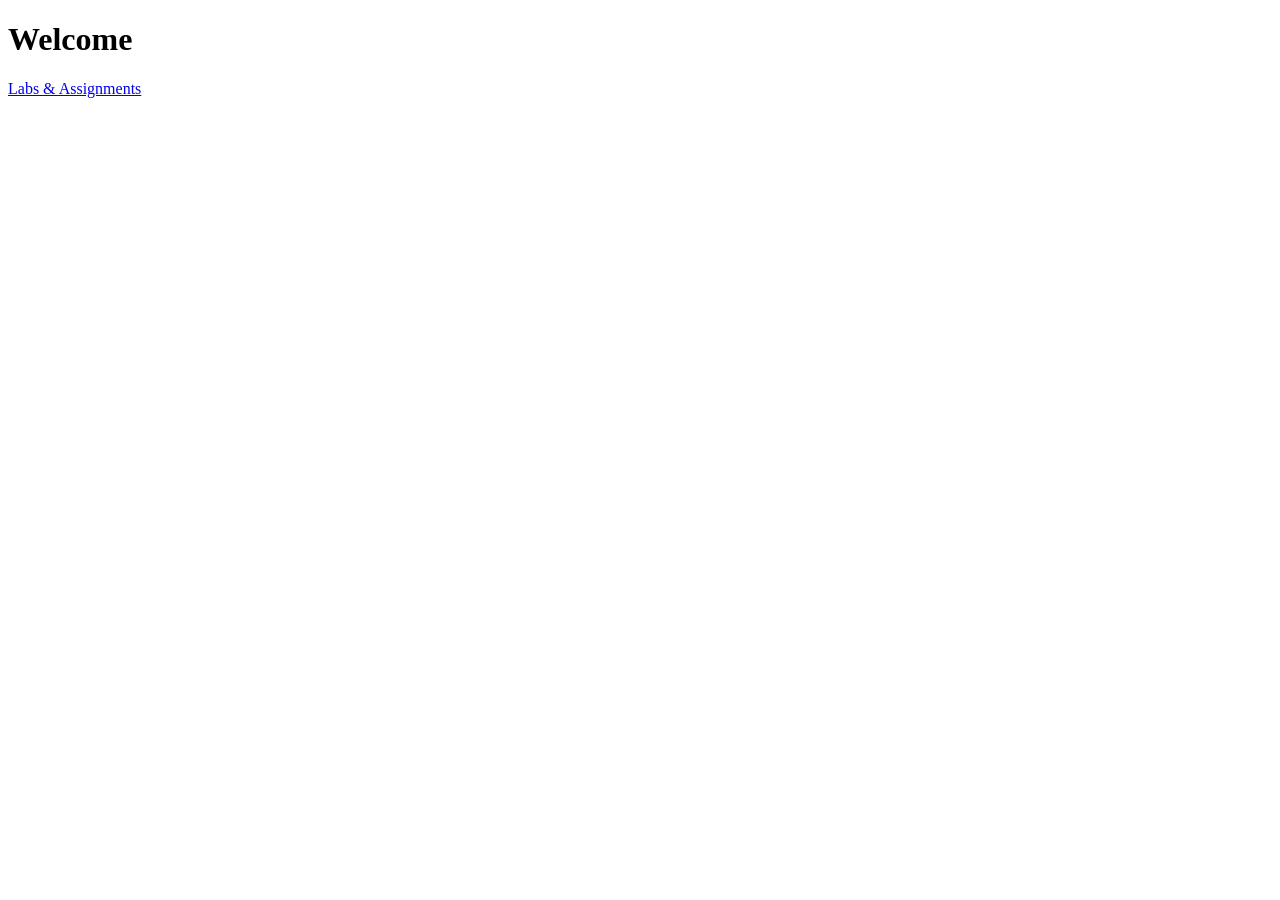
<file: index.html>
<!DOCTYPE html>
<html lang="en">
<head>
    <meta charset="UTF-8">
    <meta name="viewport" content="width=device-width, initial-scale=1.0">
    <title>Document</title>
</head>
<body>
    <h1>Welcome</h1>
    <a href="Labs/Labs.html">Labs & Assignments</a>
</body>
</html>
</file>
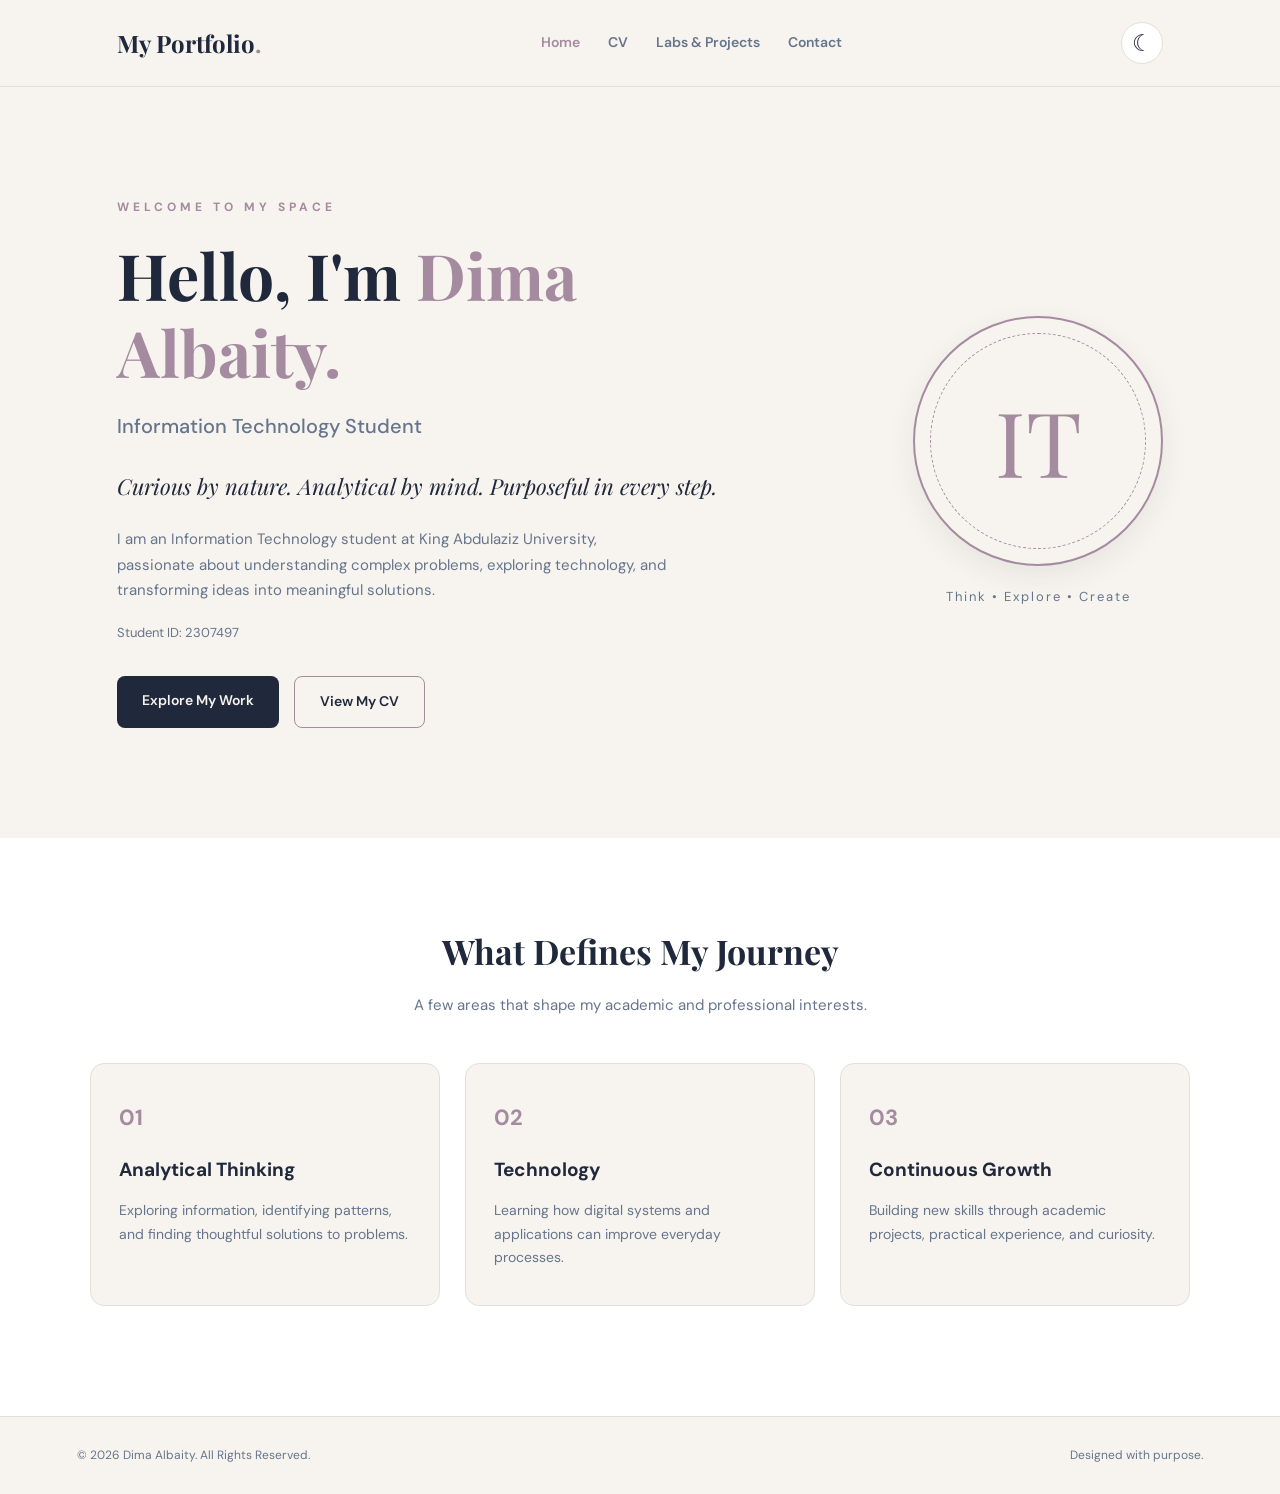
<file: Labs/Assignments/index.html>
<!DOCTYPE html>
<html lang="en">
<head>
    <meta charset="UTF-8">
    <meta name="viewport" content="width=device-width, initial-scale=1.0">
    <title>My Portfolio | Home</title>
    <link rel="stylesheet" href="style.css">
</head>

<body>
    <header>
        <nav class="navbar">
            <a href="index.html" class="logo">My Portfolio<span>.</span></a>

            <div class="nav-links">
                <a href="index.html" class="active">Home</a>
                <a href="cv.html">CV</a>
                <a href="labs.html">Labs & Projects</a>
                <a href="contact.html">Contact</a>
            </div>

            <button id="theme-toggle" type="button" aria-label="Toggle dark mode">
                ☾
            </button>
        </nav>
    </header>

    <main>
        <section class="hero">
            <div class="hero-content">
                <p class="greeting">WELCOME TO MY SPACE</p>

                <h1>Hello, I'm <span>Dima Albaity.</span></h1>

                <h2>Information Technology Student</h2>

                <p class="description">
                    Curious by nature. Analytical by mind.
                    Purposeful in every step.
                </p>

                <p class="about">
                    I am an Information Technology student at
                    King Abdulaziz University, passionate about
                    understanding complex problems, exploring
                    technology, and transforming ideas into
                    meaningful solutions.
                </p>

                <p class="student-id">
                    Student ID: 2307497
                </p>

                <div class="hero-buttons">
                    <a href="labs.html" class="btn primary-btn">
                        Explore My Work
                    </a>

                    <a href="cv.html" class="btn secondary-btn">
                        View My CV
                    </a>
                </div>
            </div>

            <div class="hero-decoration">
                <div class="circle">
                    <span>IT</span>
                </div>
                <p>Think • Explore • Create</p>
            </div>
        </section>

        <section class="highlights">
            <h2>What Defines My Journey</h2>
            <p class="section-subtitle">
                A few areas that shape my academic and professional interests.
            </p>

            <div class="cards">
                <article class="card">
                    <div class="card-icon">01</div>
                    <h3>Analytical Thinking</h3>
                    <p>
                        Exploring information, identifying patterns,
                        and finding thoughtful solutions to problems.
                    </p>
                </article>

                <article class="card">
                    <div class="card-icon">02</div>
                    <h3>Technology</h3>
                    <p>
                        Learning how digital systems and applications
                        can improve everyday processes.
                    </p>
                </article>

                <article class="card">
                    <div class="card-icon">03</div>
                    <h3>Continuous Growth</h3>
                    <p>
                        Building new skills through academic projects,
                        practical experience, and curiosity.
                    </p>
                </article>
            </div>
        </section>
    </main>

    <footer>
        <p>© 2026 Dima Albaity. All Rights Reserved.</p>
        <p>Designed with purpose.</p>
    </footer>

    <script src="theme.js"></script>
</body>
</html>
</file>
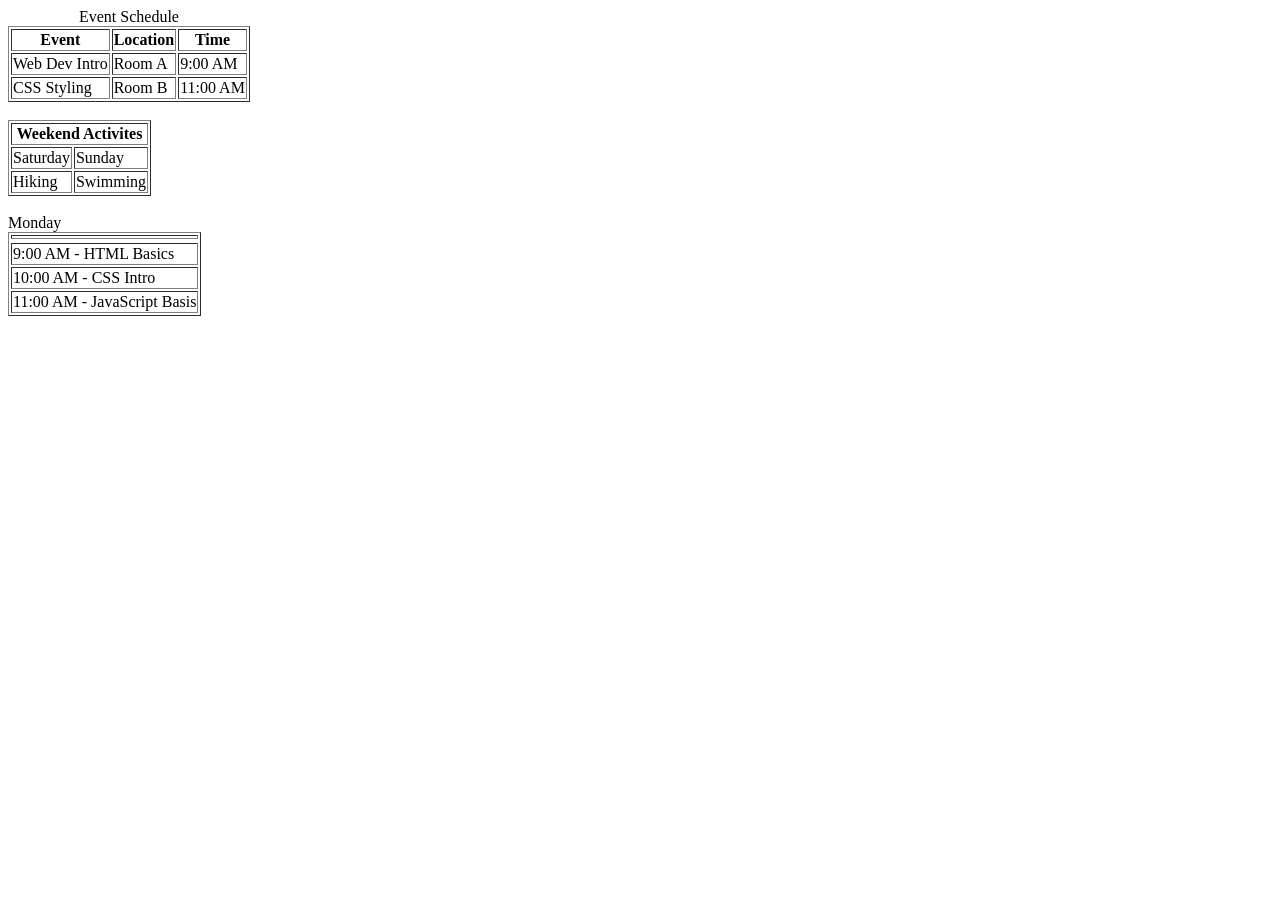
<file: Labs/Activities.html>
<!DOCTYPE html>
<html lang="en">
<head>
    <meta charset="UTF-8">
    <meta name="viewport" content="width=device-width, initial-scale=1.0">
    <title>Document</title>
</head>
<body>
<table border="1">
    <caption>
    Event Schedule
  </caption>
    <tr>
      <th>Event</th>
      <th>Location</th>
      <th>Time</th>
    </tr>
  <tbody>
    <tr>
      <td>Web  Dev Intro</td>
      <td>Room A</td>
      <td>9:00 AM</td>
    </tr>
    <tr>
      <td>CSS Styling</td>
      <td>Room B</td>
      <td>11:00 AM</td>
    </tr>
  </tbody>
</table>
<br>
<table border="1">
    <tr>
      <th colspan="2">Weekend Activites</th>
    </tr>
  <tbody>
    <tr>
      <td>Saturday</td>
      <td>Sunday</td>
    </tr>
    <tr>
      <td>Hiking</td>
      <td>Swimming</td>
    </tr>
  </tbody>
</table>
<br>
<table border="1">
    <th>
      <tr rowspan="3">Monday</tr>
    </th>
  <tbody>
    <tr>
      <td>9:00 AM - HTML Basics</td>
    </tr>
    <tr>
      <td>10:00 AM - CSS Intro</td>
    </tr>
    <tr>
      <td>11:00 AM - JavaScript Basis</td>
    </tr>
  </tbody>
</table>
</body>
</html>
</file>
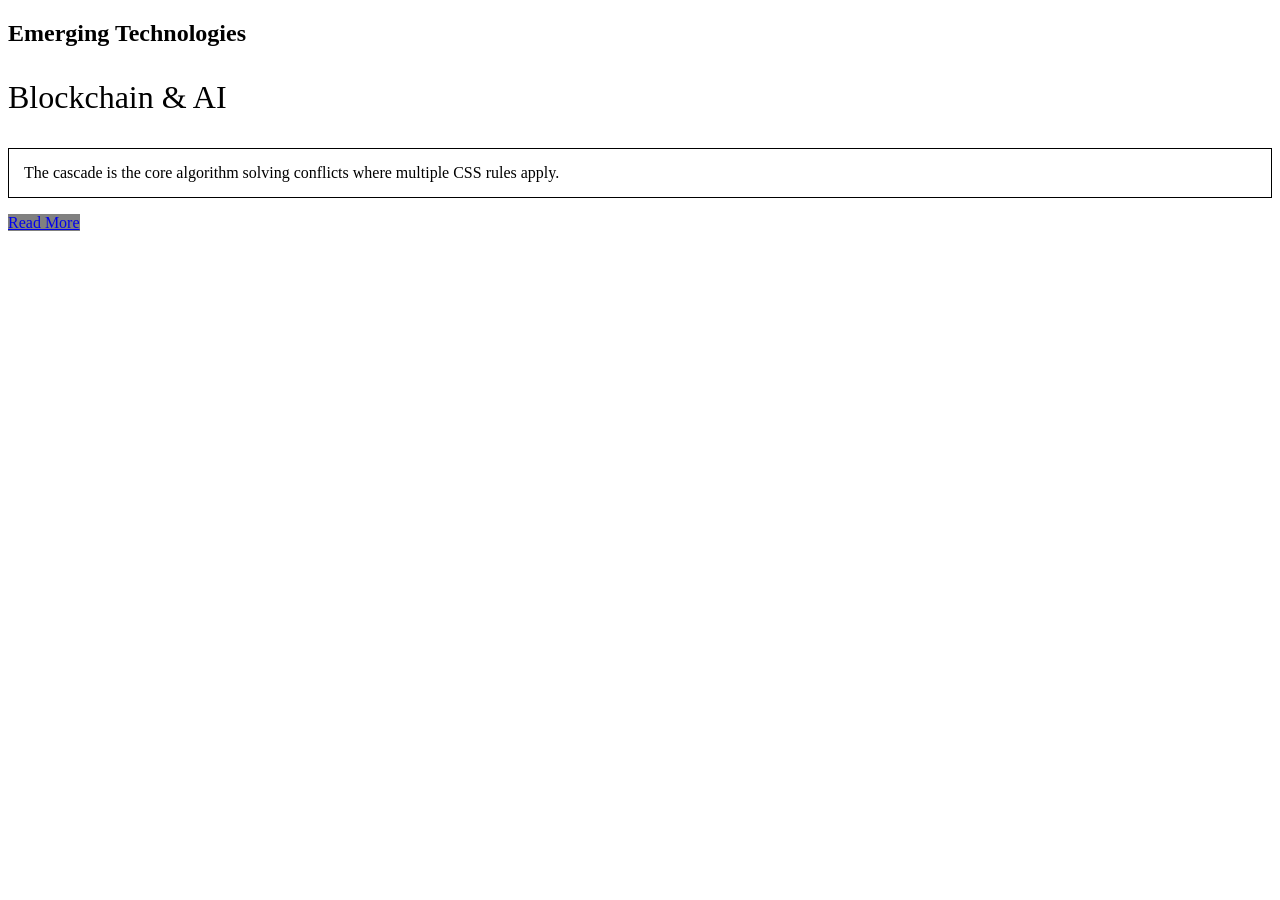
<file: Labs/Activity2.html>
<!DOCTYPE html>
<html lang="en">
<head>
    <meta charset="UTF-8">
    <meta name="viewport" content="width=device-width, initial-scale=1.0">
    <title>Document</title>
</head>
<body>
    <article class="card">
  <h2 class="title">Emerging Technologies</h2>
  <div class="subtitle-wrapper" style="font-size: 20px;">
    <p class="subtitle">Blockchain & AI</p>
  </div>
  <p class="content">The cascade is the core algorithm solving conflicts where multiple CSS rules apply.</p>
  <a href="#" class="read-more" style="background-color: gray;">Read More</a>
</article>

<style>
.read-more:hover {
  background-color: blue !important;
}
 
.subtitle {
  font-size: 2rem; 
}
 
.content {
  border: 1px solid black;
  padding: 15px; 
}
</style>
</body>
</html>
</file>
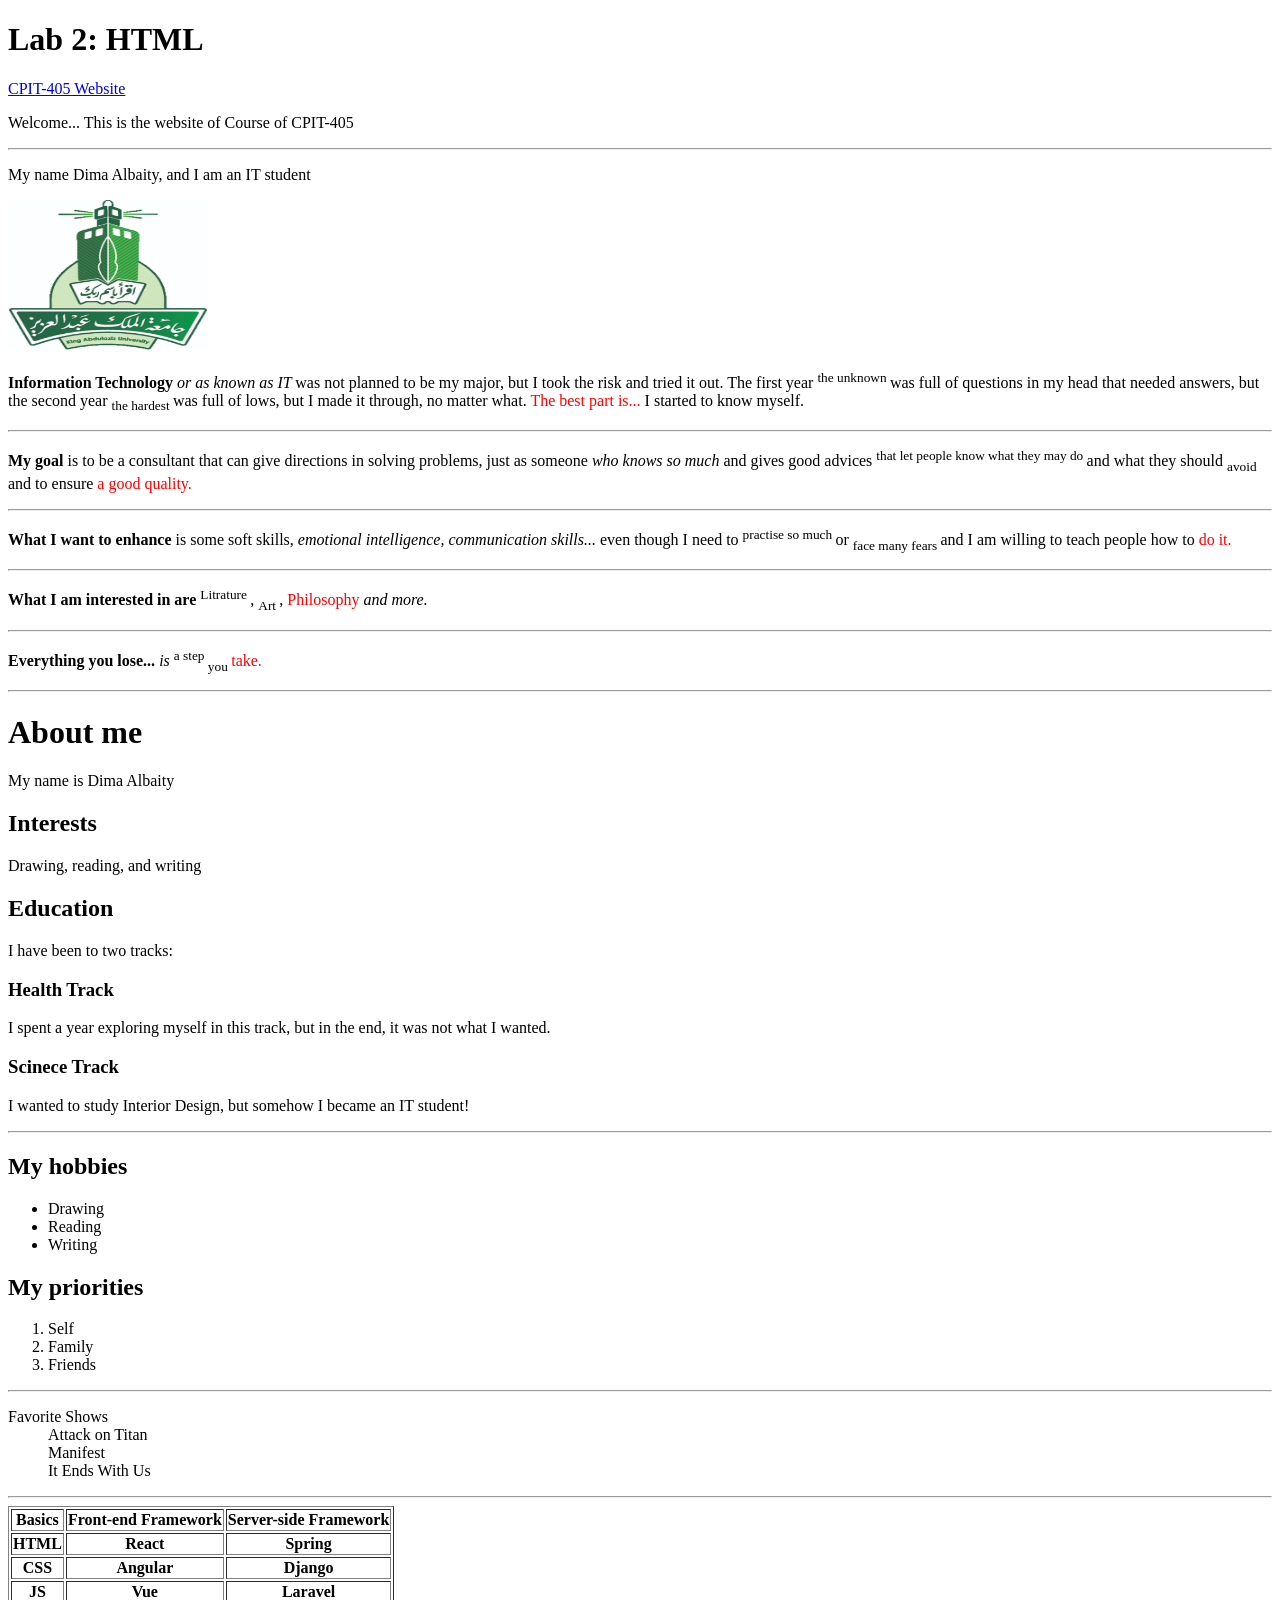
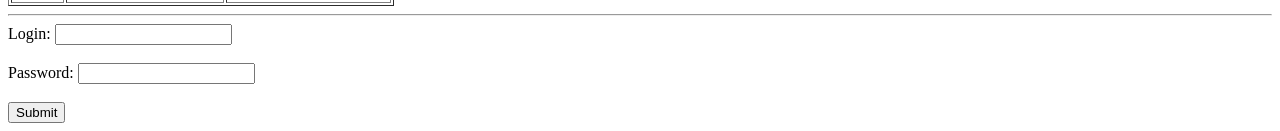
<file: Labs/Lab2.html>
<!DOCTYPE html>
<html lang="en">
<head>
    <meta charset="UTF-8">
    <meta name="viewport" content="width=device-width, initial-scale=1.0">
    <title>CPIT-405 lab 2</title>
</head>
<body>
    <h1>Lab 2: HTML</h1>

    <a href="https://cpit405.gitlab.io">CPIT-405 Website</a>

    <p>Welcome... This is the website of Course of CPIT-405</p>
    <hr>
    <p>My name Dima Albaity, and I am an IT student</p>

    <a href="https://cpit405.com/index.html"><img src="Images/20231125191228!Kaau_logo.jpg" alt="CPIT-405 website" width="200" height="150"></a>

    <p><strong>Information Technology </strong><em>or as known as IT </em>was not planned to be my major, but I took the risk and tried it out.
    The first year <sup>the unknown </sup>was full of questions in my head that needed answers, but the second year <sub>the hardest </sub>was full of lows, but I made it through, no matter what. <span style = "color: red">The best part is... </span> I started to know myself.</p>

    <hr>

    <p><strong>My goal </strong>is to be a consultant that can give directions in solving problems, just as someone <em>who knows so much </em>and gives good advices <sup>that let people know what they may do </sup> and what they should <sub>avoid </sub> and to ensure <span style = "color: red">a good quality.</span></p>

    <hr>

    <p><strong>What I want to enhance </strong> is some soft skills, <em>emotional intelligence, communication skills... </em> even though I need to <sup>practise so much </sup>or <sub>face many fears </sub> and I am willing to teach people how to <span style = "color: red">do it.</span></p>

    <hr>

    <p><strong>What I am interested in are </strong><sup>Litrature </sup>, <sub>Art </sub>, <span style = "color: red">Philosophy </span> <em>and more. </em></p>

    <hr>

    <p><strong>Everything you lose... </strong><em>is </em><sup>a step </sup><sub>you </sub><span style = "color: red">take. </span></p>

    <hr>

    <h1>About me</h1>
    <p>My name is Dima Albaity</p>

    <h2>Interests</h2>
    <p>Drawing, reading, and writing</p>

    <h2>Education</h2>
    <p>I have been to two tracks:</p>

    <h3>Health Track</h3>
    <p>I spent a year exploring myself in this track, but in the end, it was not what I wanted.</p>

    <h3>Scinece Track</h3>
    <p>I wanted to study Interior Design, but somehow I became an IT student!</p>
    
    <hr>

    <h2>My hobbies</h2>
    <ul>
        <li>Drawing</li>
        <li>Reading</li>
        <li>Writing</li>
    </ul>

    <h2>My priorities</h2>
    <ol>
        <li>Self</li>
        <li>Family</li>
        <li>Friends</li>
    </ol>

    <hr>

    <dl>
        <dt>Favorite Shows</dt>
        <dd>Attack on Titan</dd>
        <dd>Manifest</dd>
        <dd>It Ends With Us</dd>
    </dl>

    <hr>

    <table border="1">
        <tr>
            <th>Basics</th>
            <th>Front-end Framework</th>
            <th>Server-side Framework</th>
        </tr>
        <tr>
            <th>HTML</th>
            <th>React</th>
            <th>Spring</th>
        </tr>
        <tr>
            <th>CSS</th>
            <th>Angular</th>
            <th>Django</th>
        </tr>
        <tr>
            <th>JS</th>
            <th>Vue</th>
            <th>Laravel</th>
        </tr>
    </table>

    <hr>

    <form>
    <label for="login">Login:</label>
    <input type="text" id="login" name="login">

    <br><br>

    <label for="password">Password:</label>
    <input type="password" id="password" name="password">

    <br><br>

    <input type="submit" value="Submit">
    </form>

</body>
</html>
</file>
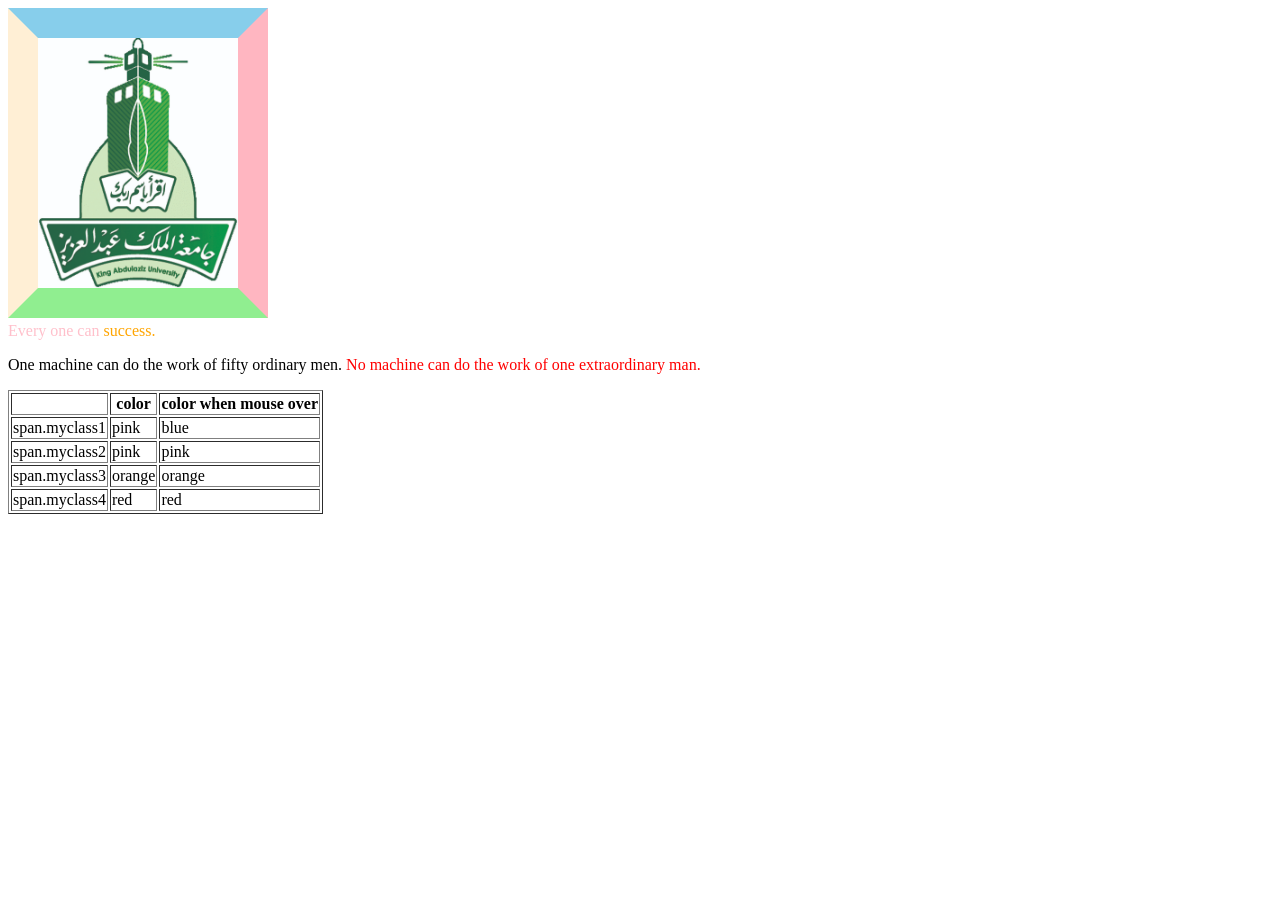
<file: Labs/Lab3.html>
<!DOCTYPE html>
<html lang="en">
<head>
    <meta charset="UTF-8">
    <meta name="viewport" content="width=device-width, initial-scale=1.0">
    <title>Document</title>
</head>
<body>
    <div class="image-preview">
        <img src="Images/20231125191228!Kaau_logo.jpg" alt="KAU Logo" width="200" height="250">
    </div>

    <style>
    .image-preview img {
        border-top: 30px solid skyblue;
        border-right: 30px solid lightpink;
        border-bottom: 30px solid lightgreen;
        border-left: 30px solid #ffefd5;
    }
    </style>

    <div id="header">
        <span class="myclass1">Every</span>
        <span class="myclass2">one can</span>
        <span class="myclass3">success.</span>
    </div>
    
    <p> One machine can do the work of fifty ordinary men.
        <span class="myclass4">No machine can do the work of one extraordinary man.</span>
    </p>

    <style>
        p > span { color: red; }
        #header span { color: pink; }
        span { color: green; }
        #header *:last-child { color: orange; }
        #header span:first-child:hover { color: blue; }
    </style>

    <table border="1">
        <tr>
            <th></th>
            <th>color</th>
            <th>color when mouse over</th>
        </tr>

        <tr>
            <td>span.myclass1</td>
            <td>pink</td>
            <td>blue</td>
        </tr>

        <tr>
            <td>span.myclass2</td>
            <td>pink</td>
            <td>pink</td>
        </tr>

        <tr>
            <td>span.myclass3</td>
            <td>orange</td>
            <td>orange</td>
        </tr>

        <tr>
            <td>span.myclass4</td>
            <td>red</td>
            <td>red</td>
        </tr>
    </table>
</body>
</html>
</file>
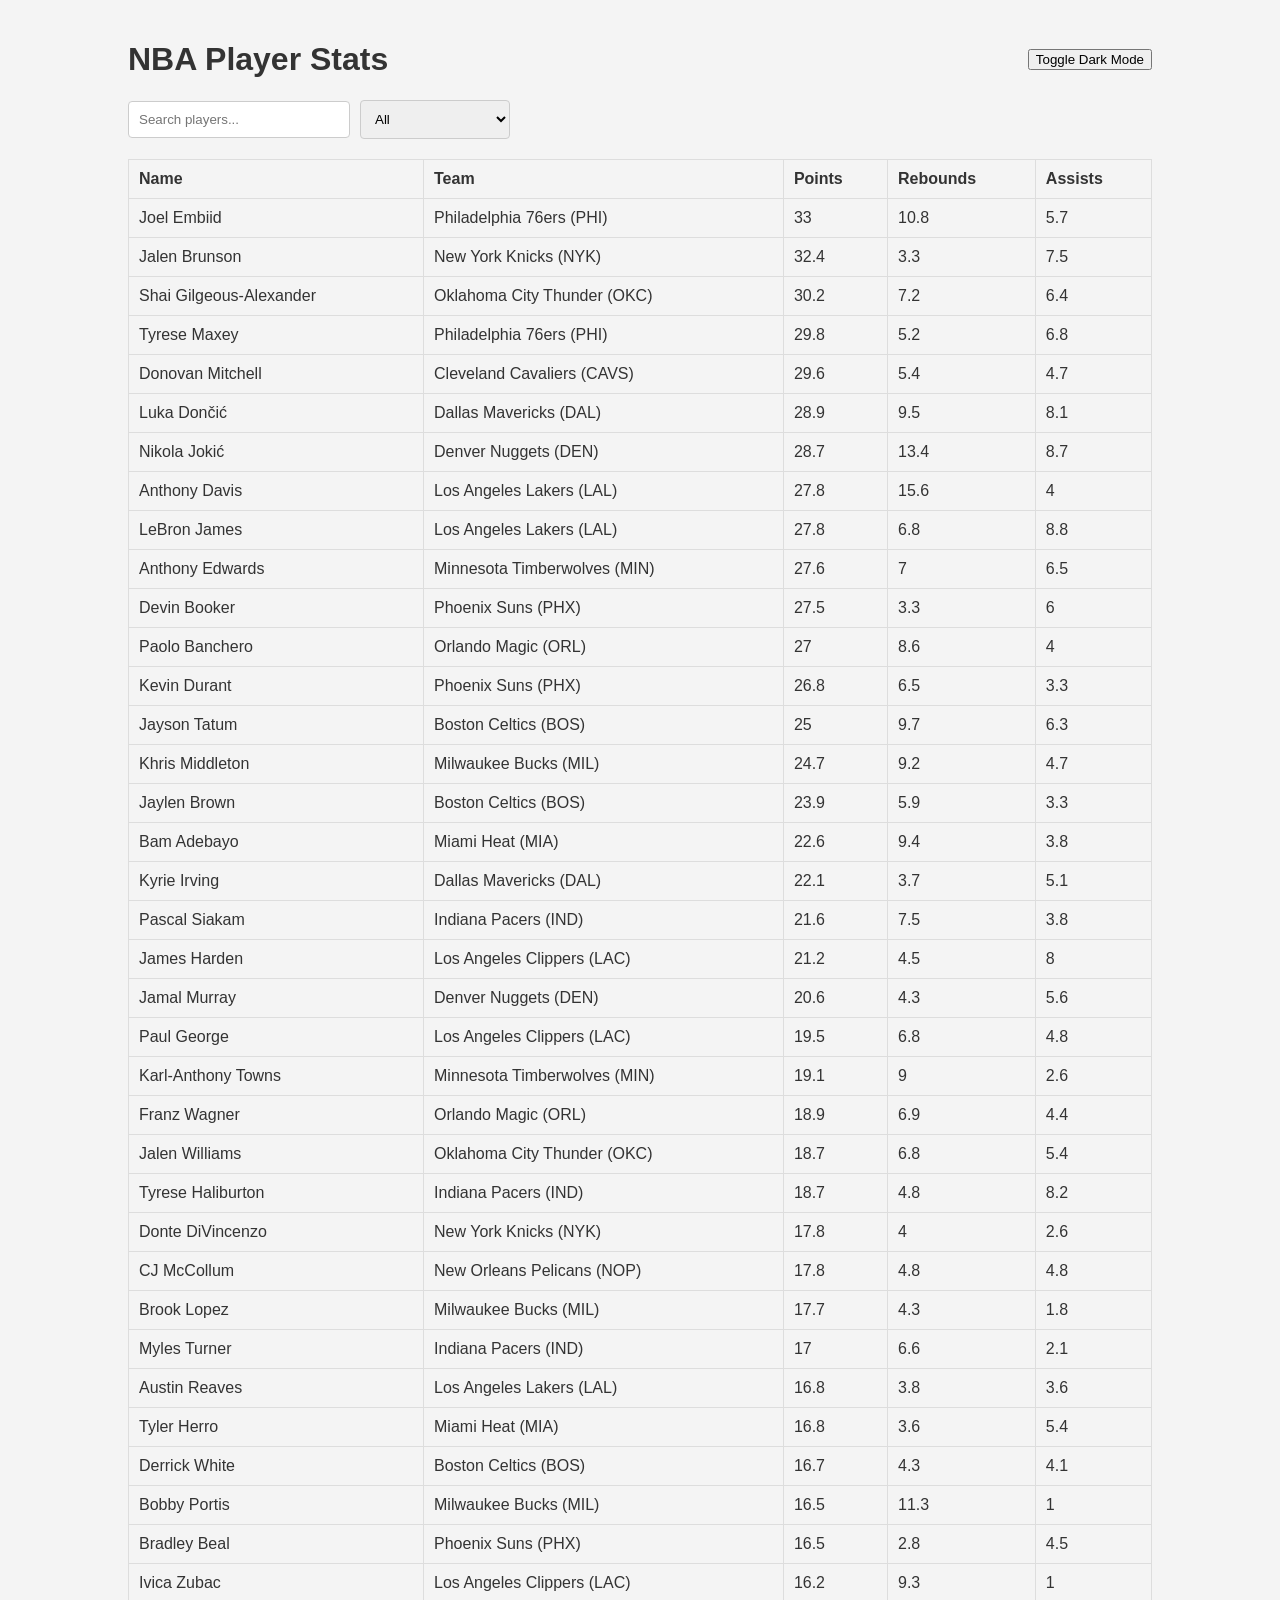
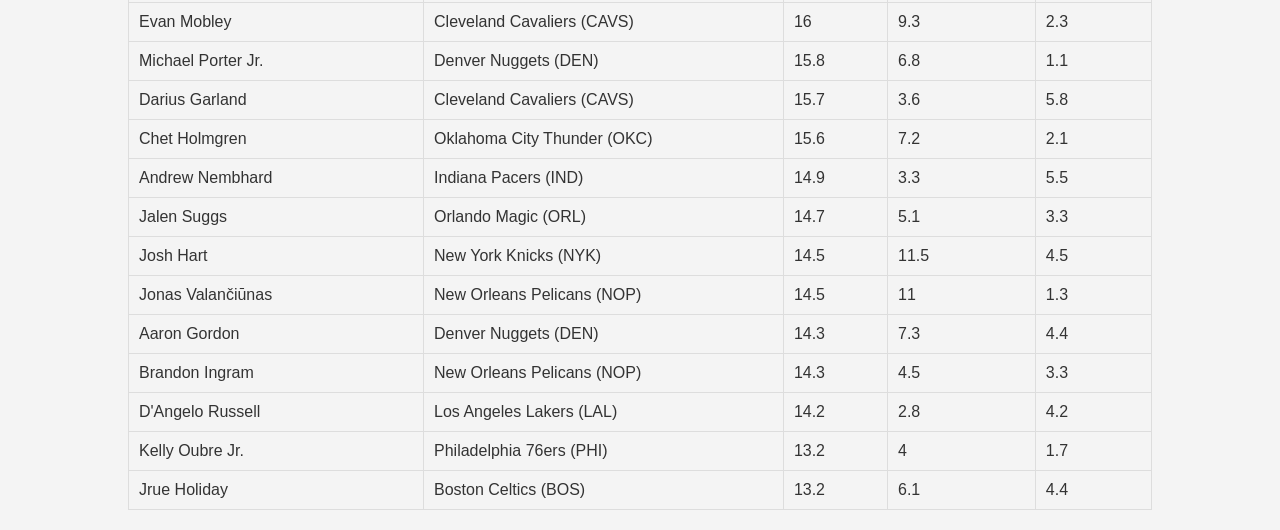
<file: Labs/Lab5.html>
<!DOCTYPE html>
<html lang="en">

<head>
    <meta charset="UTF-8">
    <meta name="viewport" content="width=device-width, initial-scale=1.0">
    <title>NBA Stats</title>
    <link rel="stylesheet" href="Lab5.css">

</head>

<body>
    <div class="container">
        <header>
            <h1>NBA Player Stats</h1>
            <button id="dark-mode-toggle">Toggle Dark Mode</button>
        </header>

        <search class="table-filters">
            <input type="text" id="search" placeholder="Search players...">
            <select id="team-filter">
                <option value="all">All</option>
                <!-- Teams will be populated in JS -->
            </select>
        </search>

        <table id="player-stats">
            <thead>
                <tr>
                    <th>Name</th>
                    <th>Team</th>
                    <th>Points</th>
                    <th>Rebounds</th>
                    <th>Assists</th>
                </tr>
            </thead>
            <tbody id="player-rows">
                <!-- Rows will be populated in JS -->
            </tbody>
        </table>
    </div>
    <script src="Lab5.js"></script>
</body>

</html>
</file>
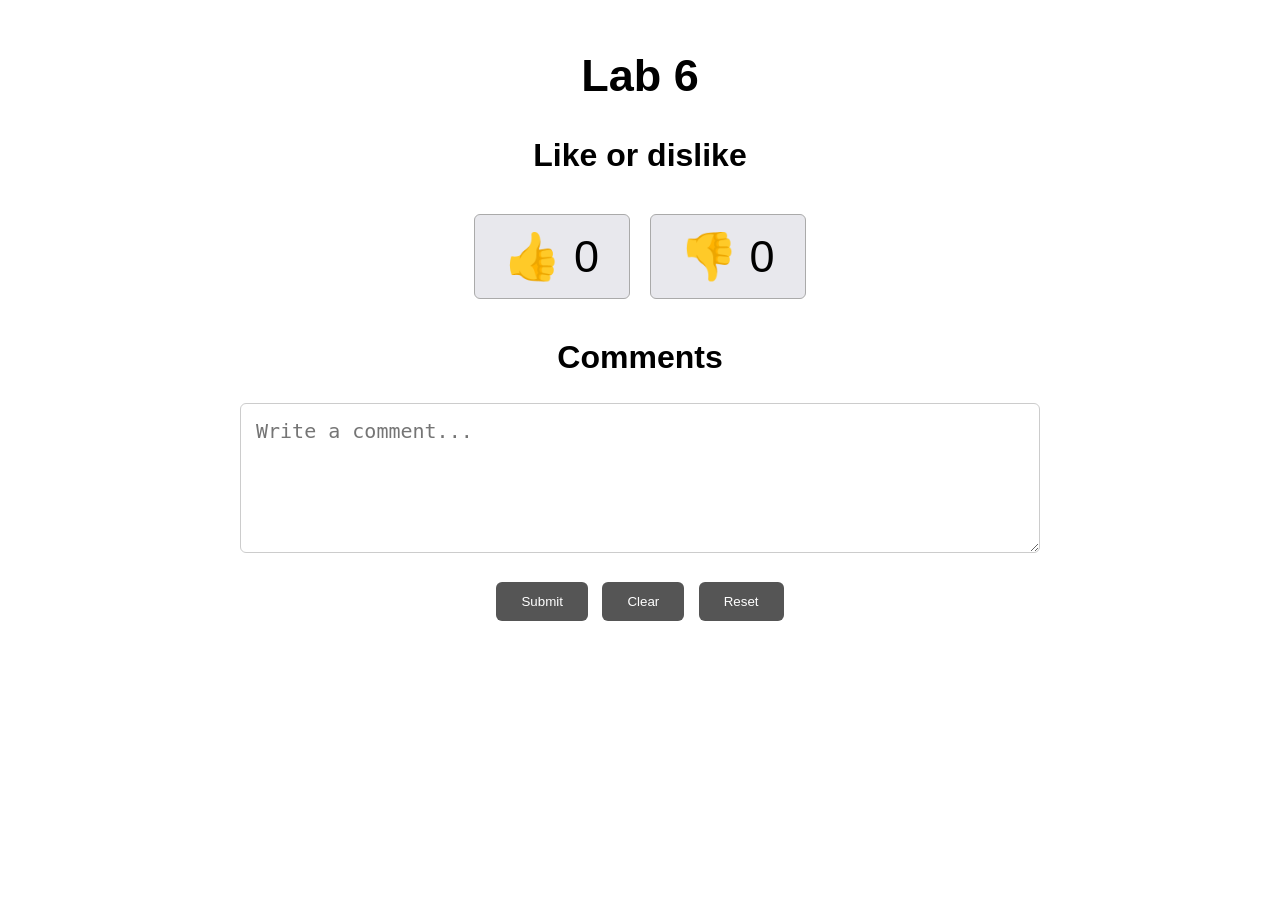
<file: Labs/Lab6.html>
<!DOCTYPE html>
<html lang="en">
<head>
    <meta charset="UTF-8">
    <meta name="viewport" content="width=device-width, initial-scale=1.0">
    <title>Lab 6 - Like or Dislike</title>
    <link rel="stylesheet" href="Lab6.css">
</head>
<body>
    <div class="container">
        <h1>Lab 6</h1>
        <h2>Like or dislike</h2>

        <div class="vote-buttons">
            <button id="like-btn">👍 <span id="likes">0</span></button>
            <button id="dislike-btn">👎 <span id="dislikes">0</span></button>
        </div>

        <h2>Comments</h2>

        <textarea id="comment-input"
            placeholder="Write a comment..."></textarea>

        <div class="actions">
            <button id="submit-btn">Submit</button>
            <button id="clear-btn">Clear</button>
            <button id="reset-btn">Reset</button>
        </div>

        <p id="message"></p>
        <div id="comments-list"></div>
    </div>

    <script src="Lab6.js"></script>
</body>
</html>
</file>
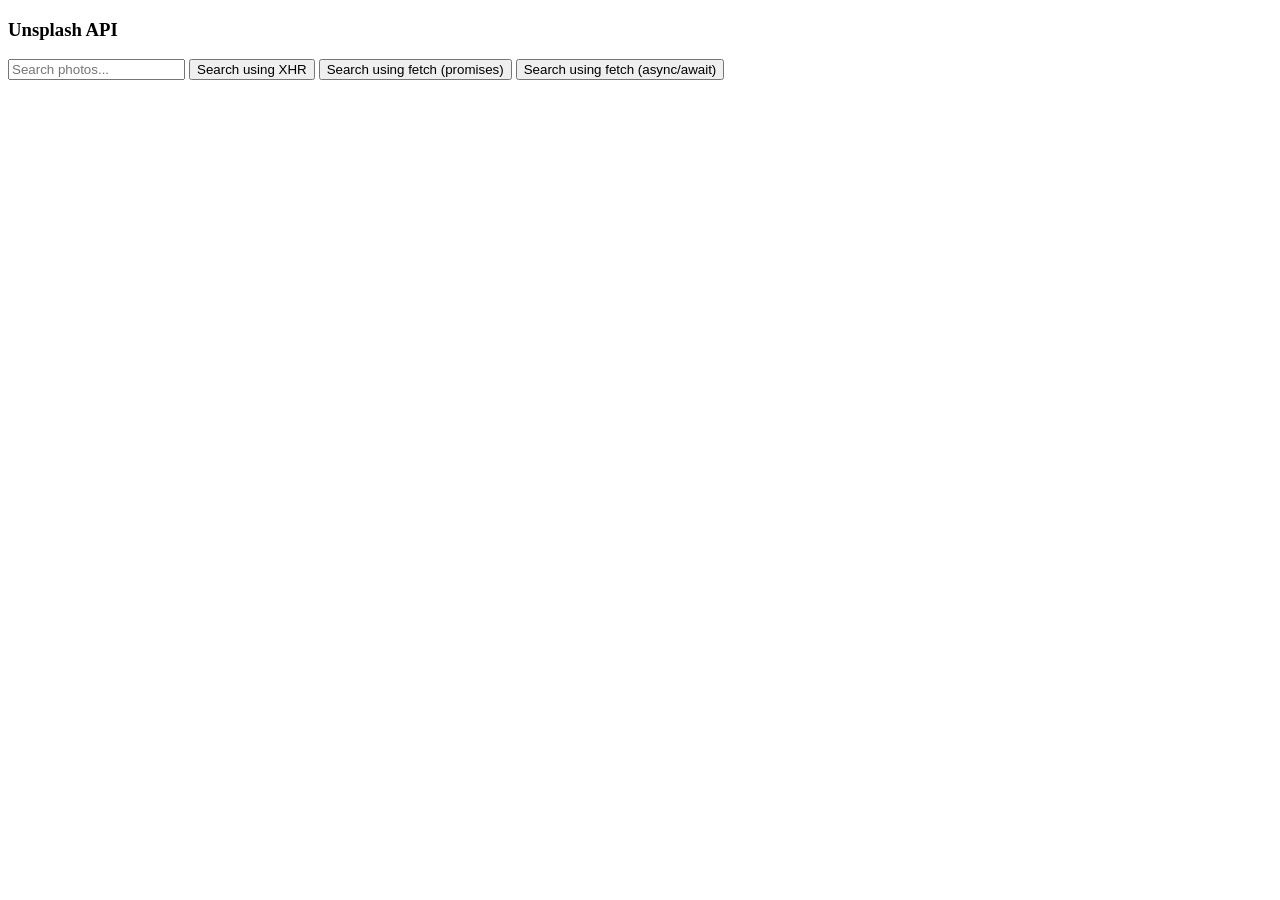
<file: Labs/Lab7.html>
<!DOCTYPE html>
<html lang="en">
<head>
    <meta charset="UTF-8">
    <meta name="viewport" content="width=device-width, initial-scale=1.0">
    <title>Unsplash API - Lab 7</title>

</head>

<body>
    <header>
        <h3>Unsplash API</h3>

        <input id="inputBox" type="text"
               placeholder="Search photos...">

        <button onclick="searchUsingXHR()">
            Search using XHR
        </button>

        <button onclick="searchUsingFetch()">
            Search using fetch (promises)
        </button>

        <button onclick="searchUsingFetchAwaitAsync()">
            Search using fetch (async/await)
        </button>
    </header>

    <div id="gallery"></div>

    <script src="Lab7.js"></script>
</body>
</html>
</file>
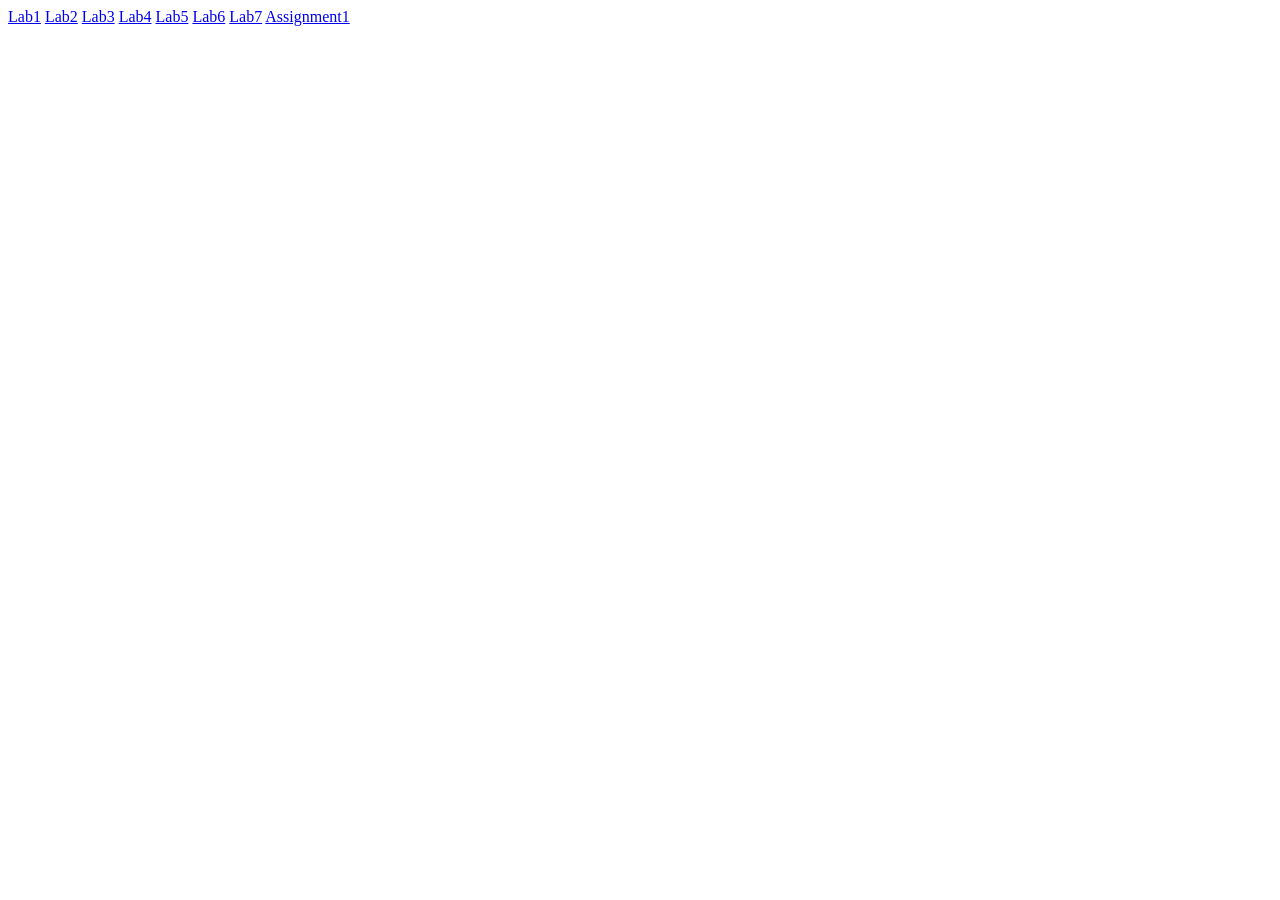
<file: Labs/Labs.html>
<!DOCTYPE html>
<html lang="en">
<head>
    <meta charset="UTF-8">
    <meta name="viewport" content="width=, initial-scale=1.0">
    <title>Document</title>
</head>
<body>
    <a href="Lab1.html">Lab1</a>
    <a href="Lab2.html">Lab2</a>
    <a href="Lab3.html">Lab3</a>
    <a href="Lab4.html">Lab4</a>
    <a href="Lab5.html">Lab5</a>
    <a href="Lab6.html">Lab6</a>
    <a href="Lab7.html">Lab7</a>
    <a href="Assignments/index.html">Assignment1</a>
</body>
</html>
</file>
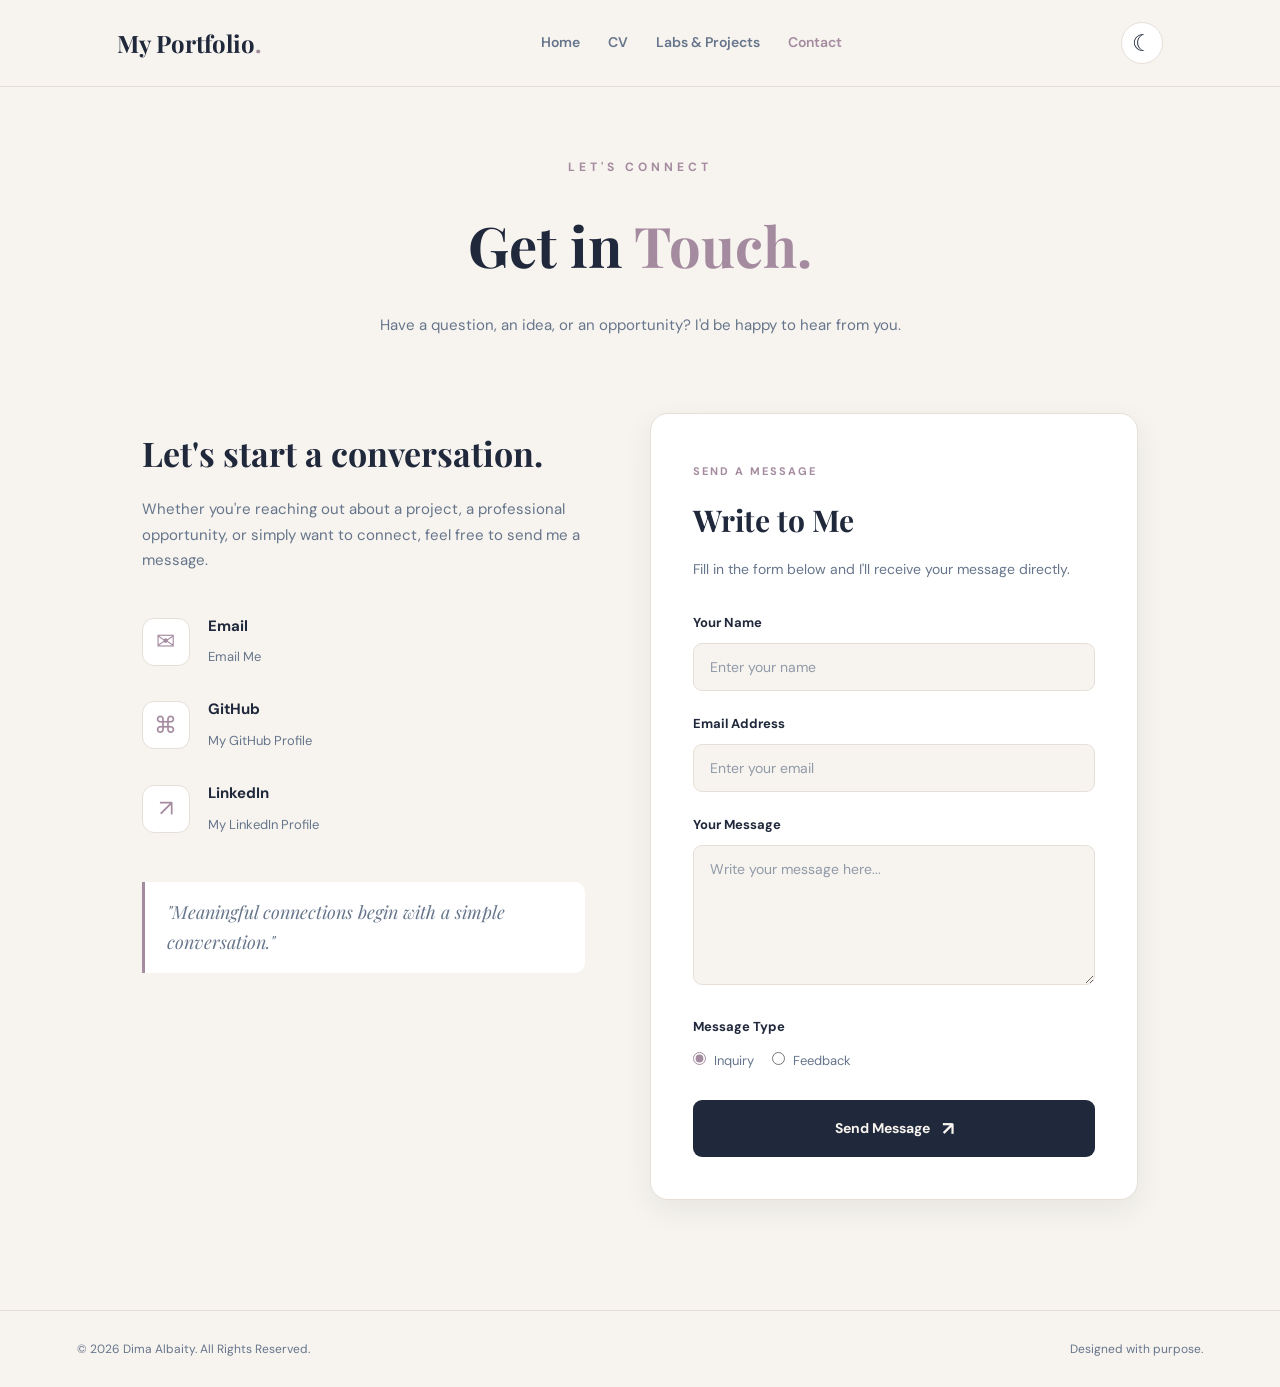
<file: Labs/Assignments/contact.html>
<!DOCTYPE html>
<html lang="en">
<head>
    <meta charset="UTF-8">
    <meta name="viewport" content="width=device-width, initial-scale=1.0">
    <title>My Portfolio | Contact</title>
    <link rel="stylesheet" href="style.css">
</head>

<body>
    <header>
        <nav class="navbar">
            <a href="index.html" class="logo">My Portfolio<span>.</span></a>

            <div class="nav-links">
                <a href="index.html">Home</a>
                <a href="cv.html">CV</a>
                <a href="labs.html">Labs & Projects</a>
                <a href="contact.html" class="active">Contact</a>
            </div>

            <button id="theme-toggle" type="button" aria-label="Toggle dark mode">
                ☾
            </button>
        </nav>
    </header>

    <main class="contact-container">

        <section class="contact-heading">
            <p class="greeting">LET'S CONNECT</p>
            <h1>Get in <span>Touch.</span></h1>
            <p>
                Have a question, an idea, or an opportunity?
                I'd be happy to hear from you.
            </p>
        </section>

        <section class="contact-layout">

            <div class="contact-info">

                <h2>Let's start a conversation.</h2>

                <p>
                    Whether you're reaching out about a project,
                    a professional opportunity, or simply want
                    to connect, feel free to send me a message.
                </p>

                <div class="contact-detail">
                    <span class="contact-detail-icon">✉</span>
                    <div>
                        <h3>Email</h3>
                        <a href="mailto:dalbaity0001@stu.kau.edu.sa">
                            Email Me
                        </a>
                    </div>
                </div>

                <div class="contact-detail">
                    <span class="contact-detail-icon">⌘</span>
                    <div>
                        <h3>GitHub</h3>
                        <a href="https://github.com/Dima-Albaity"
                           target="_blank"
                           rel="noopener noreferrer">
                            My GitHub Profile
                        </a>
                    </div>
                </div>

                <div class="contact-detail">
                    <span class="contact-detail-icon">↗</span>
                    <div>
                        <h3>LinkedIn</h3>
                        <a href="https://www.linkedin.com/in/dima-albaity-254283386/"
                           target="_blank"
                           rel="noopener noreferrer">
                            My LinkedIn Profile
                        </a>
                    </div>
                </div>

                <div class="contact-quote">
                    <p>
                        "Meaningful connections begin
                        with a simple conversation."
                    </p>
                </div>
            </div>

            <section class="contact-form-card">
                <span class="contact-label">SEND A MESSAGE</span>
                <h2>Write to Me</h2>
                <p class="form-intro">
                    Fill in the form below and I'll receive
                    your message directly.
                </p>

                <form action="https://api.web3forms.com/submit"
                      method="POST">

                    <input type="hidden"
                           name="access_key"
                           value="790a9e2a-43ca-45a0-ade8-0eedad0dadfd">

                    <input type="hidden"
                           name="subject"
                           value="New Portfolio Contact Message">

                    <input type="checkbox"
                           name="botcheck"
                           class="hidden-field"
                           tabindex="-1"
                           autocomplete="off">

                    <div class="form-group">
                        <label for="name">Your Name</label>
                        <input type="text"
                               id="name"
                               name="name"
                               placeholder="Enter your name"
                               required>
                    </div>

                    <div class="form-group">
                        <label for="email">Email Address</label>
                        <input type="email"
                               id="email"
                               name="email"
                               placeholder="Enter your email"
                               required>
                    </div>

                    <div class="form-group">
                        <label for="message">Your Message</label>
                        <textarea id="message"
                                  name="message"
                                  rows="6"
                                  placeholder="Write your message here..."
                                  required></textarea>
                    </div>

                    <fieldset class="message-type">
                        <legend>Message Type</legend>

                        <label>
                            <input type="radio"
                                   name="message_type"
                                   value="Inquiry"
                                   checked>
                            Inquiry
                        </label>

                        <label>
                            <input type="radio"
                                   name="message_type"
                                   value="Feedback">
                            Feedback
                        </label>
                    </fieldset>

                    <button type="submit" class="send-button">
                        Send Message <span>↗</span>
                    </button>

                </form>
            </section>

        </section>
    </main>

    <footer>
        <p>© 2026 Dima Albaity. All Rights Reserved.</p>
        <p>Designed with purpose.</p>
    </footer>

    <script src="theme.js"></script>
</body>
</html>
</file>
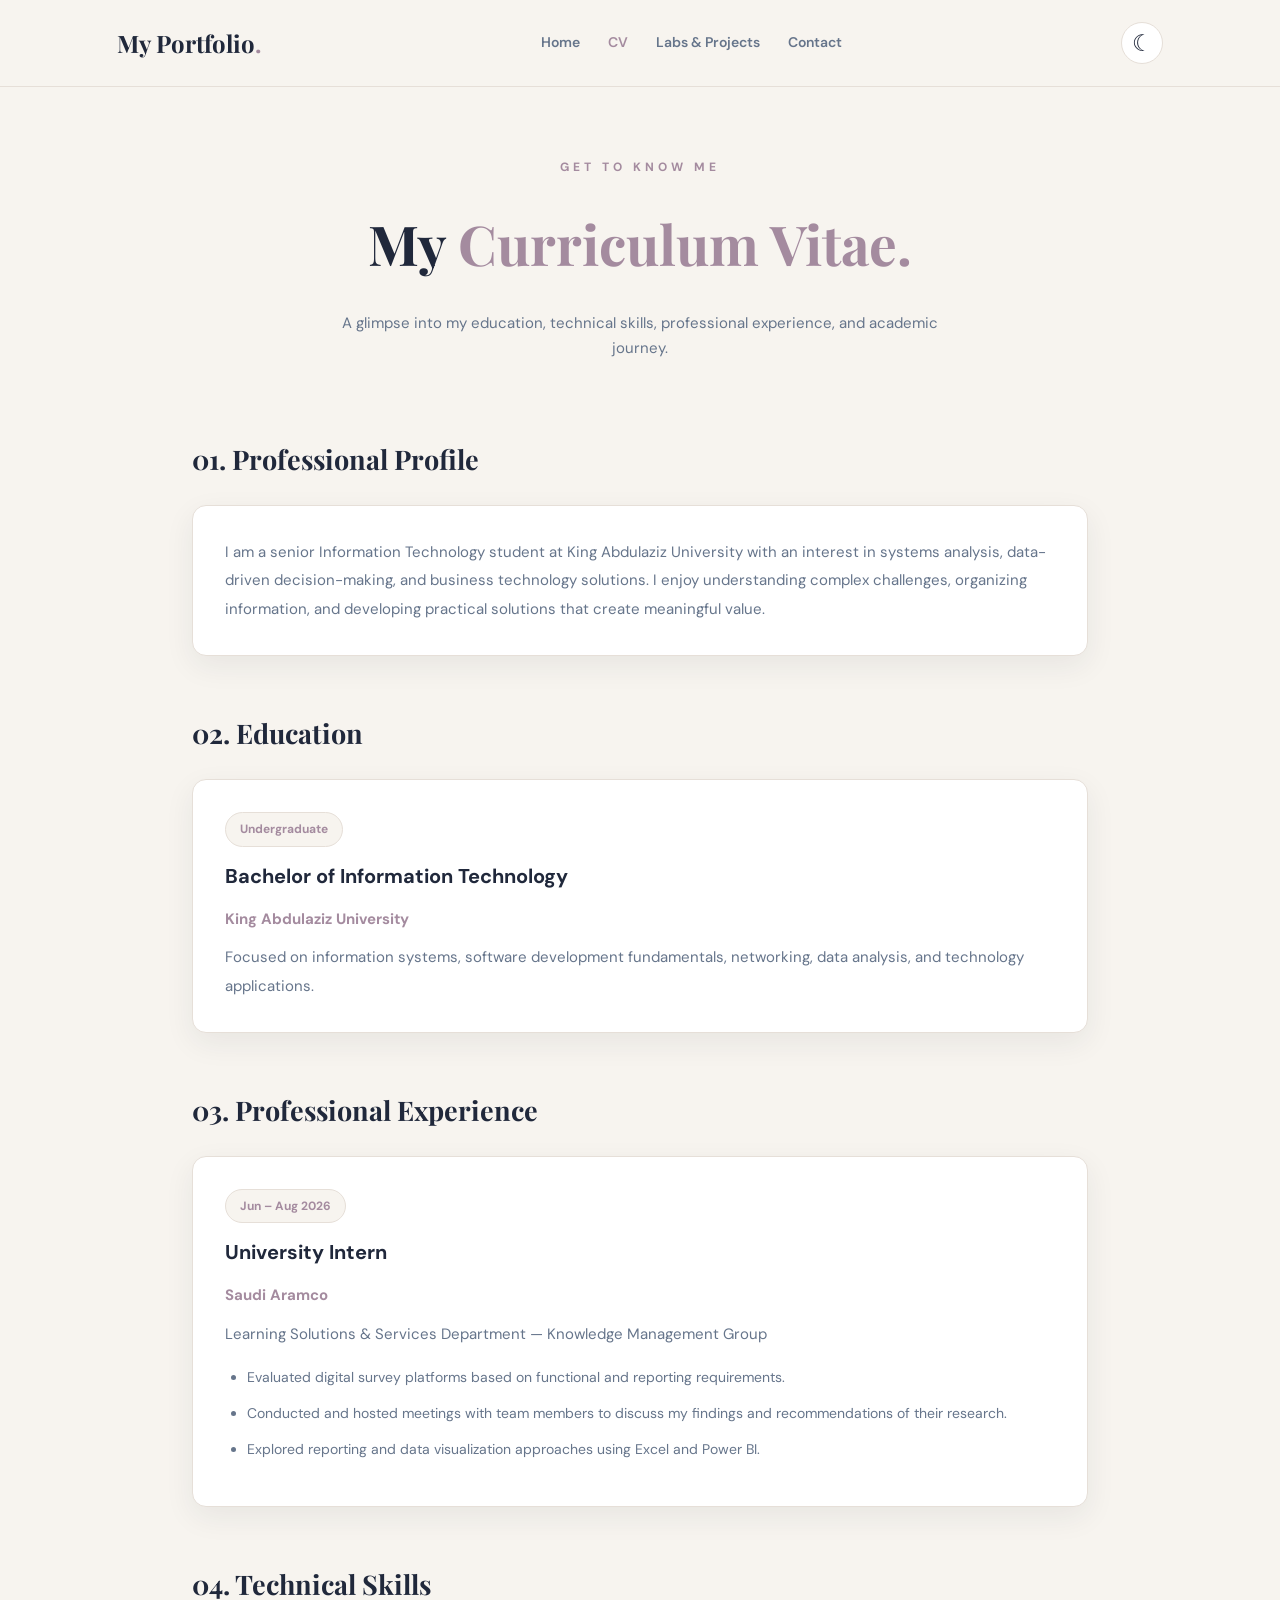
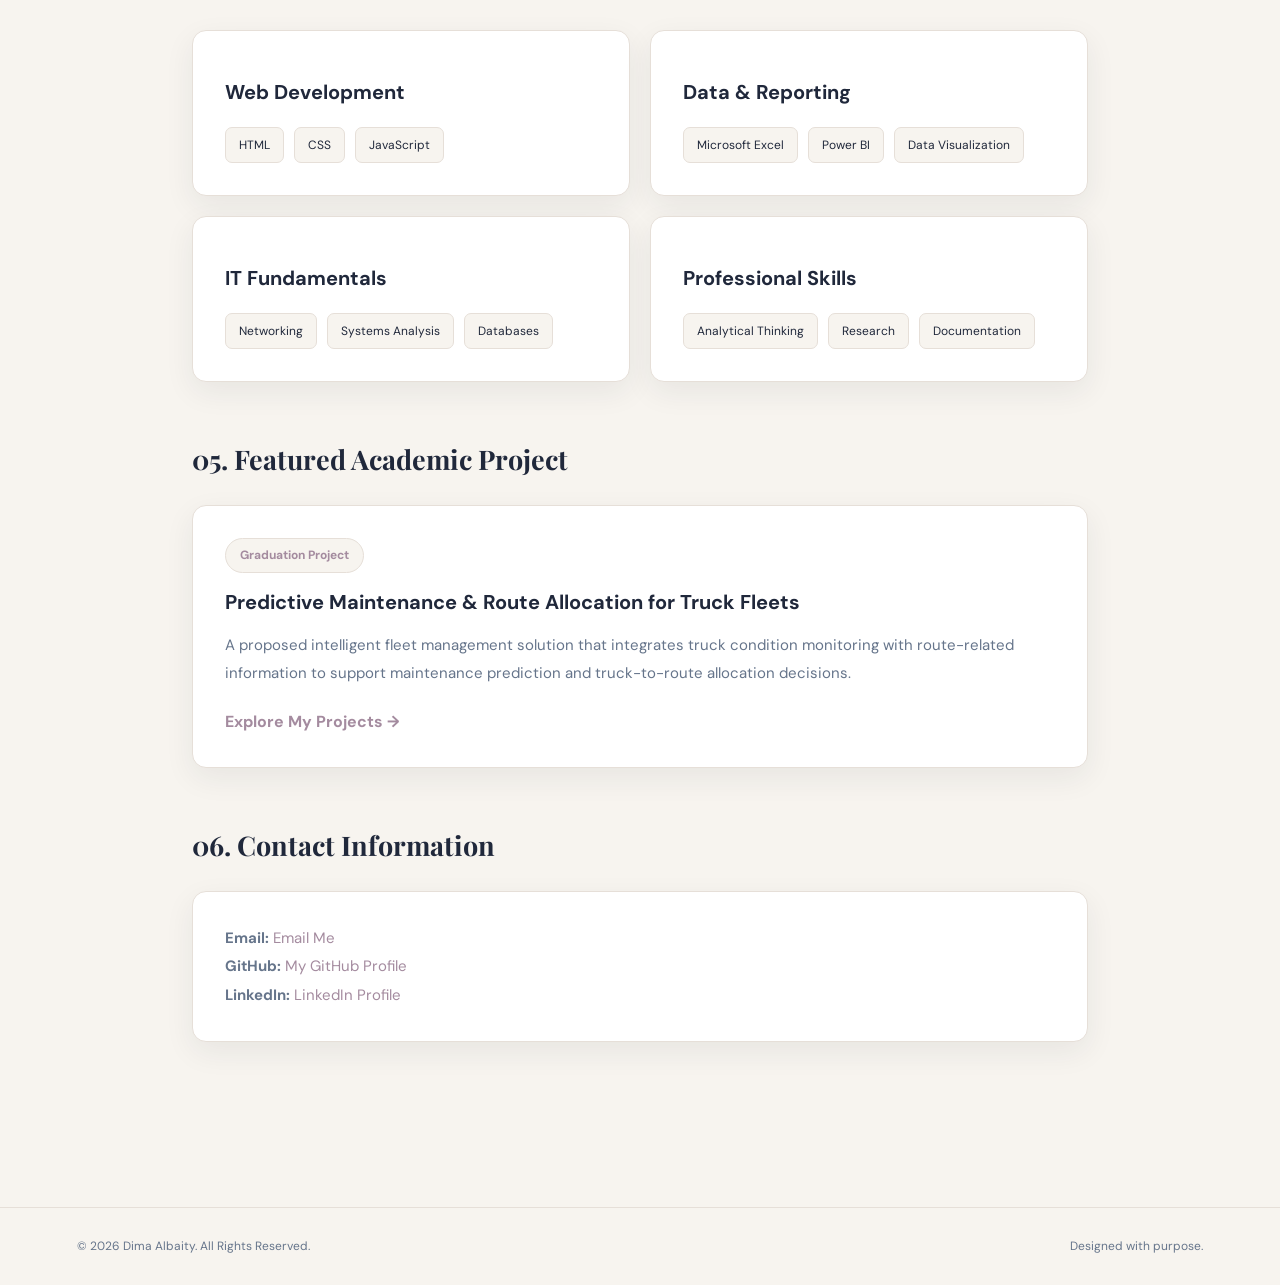
<file: Labs/Assignments/cv.html>
<!DOCTYPE html>
<html lang="en">
<head>
    <meta charset="UTF-8">
    <meta name="viewport" content="width=device-width, initial-scale=1.0">
    <title>My Portfolio | CV</title>
    <link rel="stylesheet" href="style.css">
</head>

<body>
    <header>
        <nav class="navbar">
            <a href="index.html" class="logo">My Portfolio<span>.</span></a>

            <div class="nav-links">
                <a href="index.html">Home</a>
                <a href="cv.html" class="active">CV</a>
                <a href="labs.html">Labs & Projects</a>
                <a href="contact.html">Contact</a>
            </div>

            <button id="theme-toggle" type="button" aria-label="Toggle dark mode">
                ☾
            </button>
        </nav>
    </header>

    <main class="cv-container">

        <section class="cv-heading">
            <p class="greeting">GET TO KNOW ME</p>
            <h1>My <span>Curriculum Vitae.</span></h1>
            <p>
                A glimpse into my education, technical skills,
                professional experience, and academic journey.
            </p>
        </section>

        <section class="cv-section">
            <h2>01. Professional Profile</h2>

            <div class="cv-card">
                <p>
                    I am a senior Information Technology student
                    at King Abdulaziz University with an interest
                    in systems analysis, data-driven decision-making,
                    and business technology solutions.
                    I enjoy understanding complex challenges,
                    organizing information, and developing
                    practical solutions that create meaningful value.
                </p>
            </div>
        </section>

        <section class="cv-section">
            <h2>02. Education</h2>

            <div class="cv-card">
                <span class="cv-tag">Undergraduate</span>

                <h3>Bachelor of Information Technology</h3>

                <p class="cv-organization">
                    King Abdulaziz University
                </p>

                <p>
                    Focused on information systems,
                    software development fundamentals,
                    networking, data analysis,
                    and technology applications.
                </p>
            </div>
        </section>

        <section class="cv-section">
            <h2>03. Professional Experience</h2>

            <div class="cv-card">
                <span class="cv-tag">Jun – Aug 2026</span>

                <h3>University Intern</h3>

                <p class="cv-organization">
                    Saudi Aramco
                </p>

                <p class="cv-detail">
                    Learning Solutions & Services Department
                    — Knowledge Management Group
                </p>

                <ul>
                    <li>
                        Evaluated digital survey platforms
                        based on functional and reporting requirements.
                    </li>

                    <li>
                        Conducted and hosted meetings with team members to discuss my 
                        findings and recommendations of their research.
                    </li>

                    <li>
                        Explored reporting and data visualization
                        approaches using Excel and Power BI.
                    </li>

                </ul>
            </div>
        </section>

        <section class="cv-section">
            <h2>04. Technical Skills</h2>

            <div class="skills-grid">
                <div class="cv-card">
                    <h3>Web Development</h3>
                    <div class="skill-tags">
                        <span>HTML</span>
                        <span>CSS</span>
                        <span>JavaScript</span>
                    </div>
                </div>

                <div class="cv-card">
                    <h3>Data & Reporting</h3>
                    <div class="skill-tags">
                        <span>Microsoft Excel</span>
                        <span>Power BI</span>
                        <span>Data Visualization</span>
                    </div>
                </div>

                <div class="cv-card">
                    <h3>IT Fundamentals</h3>
                    <div class="skill-tags">
                        <span>Networking</span>
                        <span>Systems Analysis</span>
                        <span>Databases</span>
                    </div>
                </div>

                <div class="cv-card">
                    <h3>Professional Skills</h3>
                    <div class="skill-tags">
                        <span>Analytical Thinking</span>
                        <span>Research</span>
                        <span>Documentation</span>
                    </div>
                </div>
            </div>
        </section>

        <section class="cv-section">
            <h2>05. Featured Academic Project</h2>

            <div class="cv-card">
                <span class="cv-tag">Graduation Project</span>

                <h3>
                    Predictive Maintenance & Route Allocation
                    for Truck Fleets
                </h3>

                <p>
                    A proposed intelligent fleet management
                    solution that integrates truck condition
                    monitoring with route-related information
                    to support maintenance prediction and
                    truck-to-route allocation decisions.
                </p>

                <a href="labs.html" class="cv-link">
                    Explore My Projects →
                </a>
            </div>
        </section>

        <section class="cv-section">
            <h2>06. Contact Information</h2>

            <div class="cv-card">
                <p>
                    <strong>Email:</strong>
                    <a href="mailto:dalbaity0001@stu.kau.edu.sa">
                        Email Me
                    </a>
                </p>

                <p>
                    <strong>GitHub:</strong>
                    <a href="https://github.com/Dima-Albaity" target="_blank" rel="noopener noreferrer">
                        My GitHub Profile
                    </a>
                </p>

                <p>
                    <strong>LinkedIn:</strong>
                    <a href="https://www.linkedin.com/in/dima-albaity-254283386/" target="_blank" rel="noopener noreferrer">
                        LinkedIn Profile
                    </a>
                </p>
            </div>
        </section>

    </main>

    <footer>
        <p>© 2026 Dima Albaity. All Rights Reserved.</p>
        <p>Designed with purpose.</p>
    </footer>

    <script src="theme.js"></script>
</body>
</html>
</file>
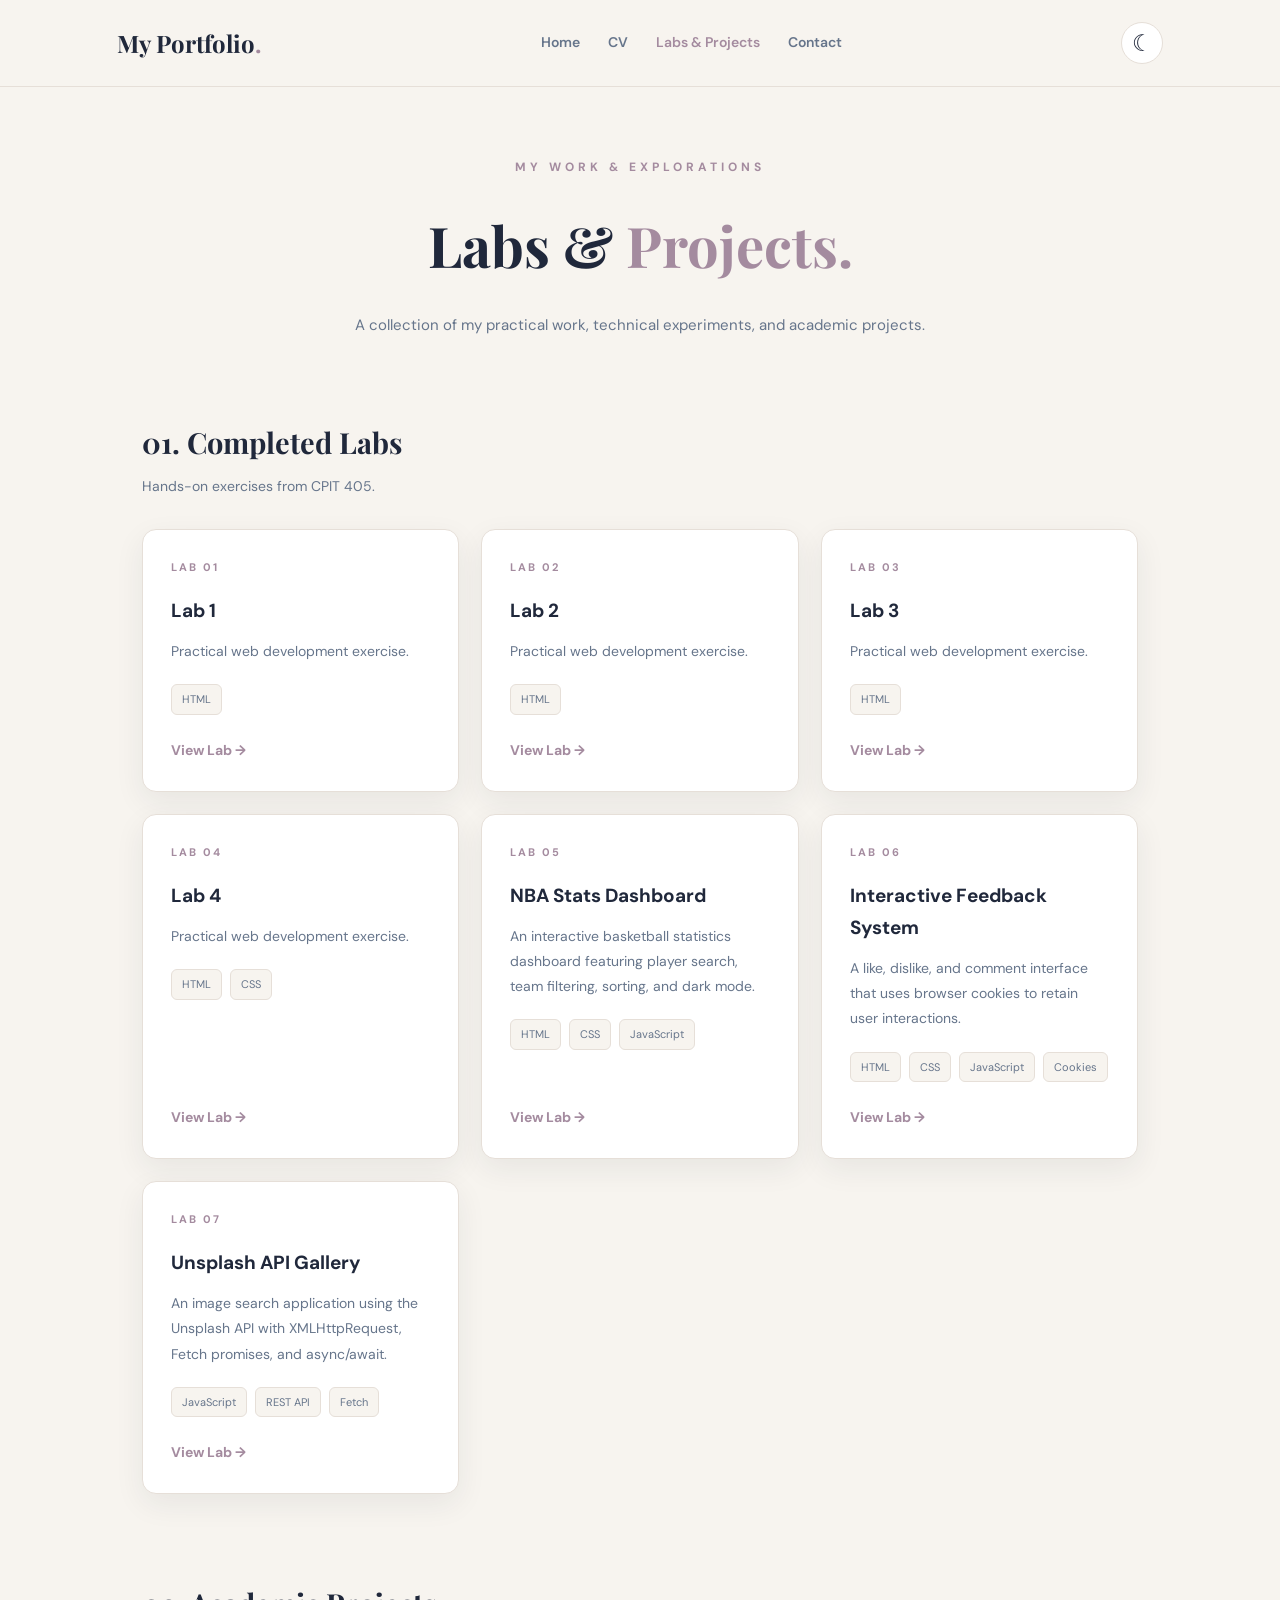
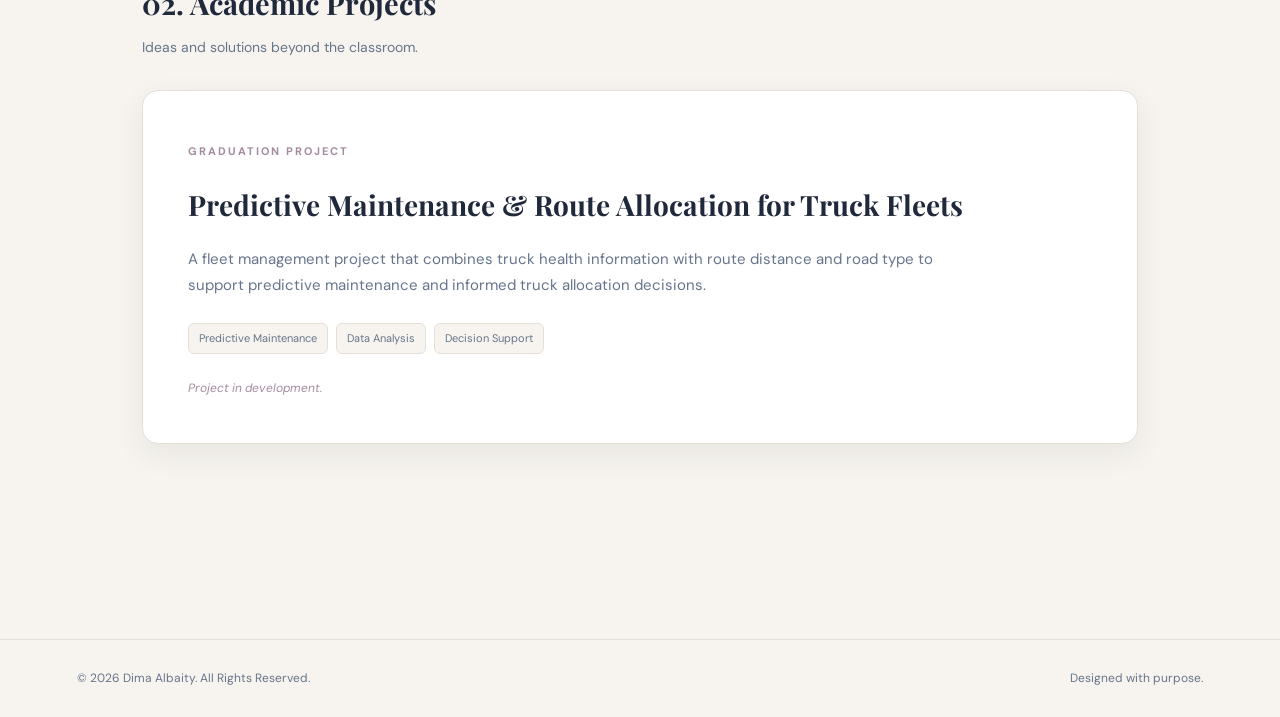
<file: Labs/Assignments/labs.html>
<!DOCTYPE html>
<html lang="en">
<head>
    <meta charset="UTF-8">
    <meta name="viewport" content="width=device-width, initial-scale=1.0">
    <title>My Portfolio | Labs & Projects</title>
    <link rel="stylesheet" href="style.css">
</head>

<body>
    <header>
        <nav class="navbar">
            <a href="index.html" class="logo">My Portfolio<span>.</span></a>

            <div class="nav-links">
                <a href="index.html">Home</a>
                <a href="cv.html">CV</a>
                <a href="labs.html" class="active">Labs & Projects</a>
                <a href="contact.html">Contact</a>
            </div>

            <button id="theme-toggle" type="button" aria-label="Toggle dark mode">
                ☾
            </button>
        </nav>
    </header>

    <main class="projects-container">

        <section class="projects-heading">
            <p class="greeting">MY WORK & EXPLORATIONS</p>
            <h1>Labs & <span>Projects.</span></h1>
            <p>
                A collection of my practical work, technical
                experiments, and academic projects.
            </p>
        </section>

        <section class="projects-section">
            <div class="projects-section-title">
                <h2>01. Completed Labs</h2>
                <p>Hands-on exercises from CPIT 405.</p>
            </div>

            <div class="projects-grid">

                <article class="project-card">
                    <span class="project-number">LAB 01</span>
                    <h3>Lab 1</h3>
                    <p>Practical web development exercise.</p>
                    <div class="project-tags">
                        <span>HTML</span>
                    </div>
                    <a href="../Lab1.html" target="_blank" rel="noopener noreferrer" class="project-link">
                        View Lab →
                    </a>
                </article>

                <article class="project-card">
                    <span class="project-number">LAB 02</span>
                    <h3>Lab 2</h3>
                    <p>Practical web development exercise.</p>
                    <div class="project-tags">
                        <span>HTML</span>
                    </div>
                    <a href="../Lab2.html" target="_blank" rel="noopener noreferrer" class="project-link">
                        View Lab →
                    </a>
                </article>

                <article class="project-card">
                    <span class="project-number">LAB 03</span>
                    <h3>Lab 3</h3>
                    <p>Practical web development exercise.</p>
                    <div class="project-tags">
                        <span>HTML</span>
                    </div>
                    <a href="../Lab3.html" target="_blank" rel="noopener noreferrer" class="project-link">
                        View Lab →
                    </a>
                </article>

                <article class="project-card">
                    <span class="project-number">LAB 04</span>
                    <h3>Lab 4</h3>
                    <p>Practical web development exercise.</p>
                    <div class="project-tags">
                        <span>HTML</span>
                        <span>CSS</span>
                    </div>
                    <a href="../Lab4.html" target="_blank" rel="noopener noreferrer" class="project-link">
                        View Lab →
                    </a>
                </article>

                <article class="project-card">
                    <span class="project-number">LAB 05</span>
                    <h3>NBA Stats Dashboard</h3>
                    <p>
                        An interactive basketball statistics dashboard
                        featuring player search, team filtering,
                        sorting, and dark mode.
                    </p>
                    <div class="project-tags">
                        <span>HTML</span>
                        <span>CSS</span>
                        <span>JavaScript</span>
                    </div>
                    <a href="../Lab5.html" target="_blank" rel="noopener noreferrer" class="project-link">
                        View Lab →
                    </a>
                </article>

                <article class="project-card">
                    <span class="project-number">LAB 06</span>
                    <h3>Interactive Feedback System</h3>
                    <p>
                        A like, dislike, and comment interface
                        that uses browser cookies to retain
                        user interactions.
                    </p>
                    <div class="project-tags">
                        <span>HTML</span>
                        <span>CSS</span>
                        <span>JavaScript</span>
                        <span>Cookies</span>
                    </div>
                    <a href="../Lab6.html" target="_blank" rel="noopener noreferrer" class="project-link">
                        View Lab →
                    </a>
                </article>

                <article class="project-card">
                    <span class="project-number">LAB 07</span>
                    <h3>Unsplash API Gallery</h3>
                    <p>
                        An image search application using
                        the Unsplash API with XMLHttpRequest,
                        Fetch promises, and async/await.
                    </p>
                    <div class="project-tags">
                        <span>JavaScript</span>
                        <span>REST API</span>
                        <span>Fetch</span>
                    </div>
                    <a href="../Lab7.html" target="_blank" rel="noopener noreferrer" class="project-link">
                        View Lab →
                    </a>
                </article>

            </div>
        </section>

        <section class="projects-section">
            <div class="projects-section-title">
                <h2>02. Academic Projects</h2>
                <p>Ideas and solutions beyond the classroom.</p>
            </div>

            <article class="featured-project">
                <span class="project-number">GRADUATION PROJECT</span>

                <h3>
                    Predictive Maintenance & Route Allocation
                    for Truck Fleets
                </h3>

                <p>
                    A fleet management project that combines
                    truck health information with route distance
                    and road type to support predictive maintenance
                    and informed truck allocation decisions.
                </p>

                <div class="project-tags">
                    <span>Predictive Maintenance</span>
                    <span>Data Analysis</span>
                    <span>Decision Support</span>
                </div>

                <p class="project-note">
                    Project in development.
                </p>
            </article>
        </section>

    </main>

    <footer>
        <p>© 2026 Dima Albaity. All Rights Reserved.</p>
        <p>Designed with purpose.</p>
    </footer>

    <script src="theme.js"></script>
</body>
</html>
</file>
<file: Labs/Assignments/style.css>
@import url('https://fonts.googleapis.com/css2?family=DM+Sans:wght@400;500;600;700&family=Playfair+Display:wght@500;600;700&display=swap');

/* Light Theme */
:root {
    --background: #f7f4ef;
    --surface: #ffffff;
    --text: #20283b;
    --secondary-text: #66758b;
    --accent: #a48b9f;
    --border: #e6dfd8;
    --button-text: #ffffff;
    --shadow: 0 10px 30px rgba(32, 40, 59, 0.07);
}

/* Dark Theme */
body.dark-mode {
    --background: #171c2b;
    --surface: #242c40;
    --text: #f4f0eb;
    --secondary-text: #b7bdcd;
    --accent: #c4a9c0;
    --border: #394258;
    --button-text: #171c2b;
    --shadow: 0 10px 30px rgba(0, 0, 0, 0.18);
}

/* General */
* {
    margin: 0;
    padding: 0;
    box-sizing: border-box;
}

body {
    font-family: 'DM Sans', sans-serif;
    background-color: var(--background);
    color: var(--text);
    line-height: 1.7;
    transition: background-color 0.3s, color 0.3s;
}

a {
    text-decoration: none;
    color: inherit;
}

button {
    cursor: pointer;
    font-family: inherit;
}

/* Navigation */
header {
    border-bottom: 1px solid var(--border);
}

.navbar {
    max-width: 1200px;
    margin: auto;
    padding: 22px 6%;
    display: flex;
    justify-content: space-between;
    align-items: center;
    gap: 25px;
}

.logo {
    font-family: 'Playfair Display', serif;
    font-size: 24px;
    font-weight: 700;
}

.logo span {
    color: var(--accent);
}

.nav-links {
    display: flex;
    gap: 28px;
}

.nav-links a {
    font-size: 14px;
    font-weight: 600;
    color: var(--secondary-text);
    transition: color 0.3s;
}

.nav-links a:hover,
.nav-links a.active {
    color: var(--accent);
}

#theme-toggle {
    background: var(--surface);
    color: var(--text);
    border: 1px solid var(--border);
    border-radius: 50%;
    width: 42px;
    height: 42px;
    font-size: 23px;
    transition: transform 0.3s;
}

#theme-toggle:hover {
    transform: rotate(20deg);
}

/* Hero */
.hero {
    max-width: 1200px;
    margin: auto;
    padding: 110px 6%;
    min-height: 650px;
    display: flex;
    align-items: center;
    justify-content: space-between;
    gap: 60px;
}

.hero-content {
    max-width: 650px;
}

.greeting {
    color: var(--accent);
    letter-spacing: 4px;
    font-size: 12px;
    font-weight: 700;
    margin-bottom: 20px;
}

.hero h1 {
    font-family: 'Playfair Display', serif;
    font-size: clamp(38px, 5vw, 64px);
    line-height: 1.2;
    margin-bottom: 18px;
}

.hero h1 span {
    color: var(--accent);
}

.hero h2 {
    font-size: 20px;
    font-weight: 500;
    color: var(--secondary-text);
    margin-bottom: 25px;
}

.description {
    font-family: 'Playfair Display', serif;
    font-size: 22px;
    font-style: italic;
    margin-bottom: 22px;
}

.about {
    color: var(--secondary-text);
    font-size: 15px;
    max-width: 560px;
    margin-bottom: 18px;
}

.student-id {
    color: var(--secondary-text);
    font-size: 13px;
    margin-bottom: 32px;
}

/* Buttons */
.hero-buttons {
    display: flex;
    flex-wrap: wrap;
    gap: 15px;
}

.btn {
    display: inline-block;
    padding: 13px 25px;
    border-radius: 8px;
    font-weight: 600;
    font-size: 14px;
    transition: transform 0.3s, background-color 0.3s;
}

.btn:hover {
    transform: translateY(-4px);
}

.primary-btn {
    background-color: var(--text);
    color: var(--background);
}

.secondary-btn {
    border: 1px solid var(--accent);
    color: var(--text);
}

/* Decorative Circle */
.hero-decoration {
    text-align: center;
    flex-shrink: 0;
}

.circle {
    width: 250px;
    height: 250px;
    border-radius: 50%;
    border: 2px solid var(--accent);
    display: flex;
    justify-content: center;
    align-items: center;
    position: relative;
    box-shadow: var(--shadow);
}

.circle::before {
    content: "";
    position: absolute;
    inset: 15px;
    border: 1px dashed var(--accent);
    border-radius: 50%;
}

.circle span {
    font-family: 'Playfair Display', serif;
    font-size: 90px;
    color: var(--accent);
}

.hero-decoration p {
    margin-top: 20px;
    font-size: 13px;
    letter-spacing: 2px;
    color: var(--secondary-text);
}

/* Highlights */
.highlights {
    padding: 85px 6% 110px;
    background: var(--surface);
    text-align: center;
}

.highlights h2 {
    font-family: 'Playfair Display', serif;
    font-size: 34px;
    margin-bottom: 12px;
}

.section-subtitle {
    color: var(--secondary-text);
    margin-bottom: 45px;
    font-size: 15px;
}

.cards {
    max-width: 1100px;
    margin: auto;
    display: grid;
    grid-template-columns: repeat(3, 1fr);
    gap: 25px;
}

.card {
    padding: 35px 28px;
    border: 1px solid var(--border);
    border-radius: 14px;
    background: var(--background);
    text-align: left;
    transition: transform 0.3s, box-shadow 0.3s;
}

.card:hover {
    transform: translateY(-7px);
    box-shadow: var(--shadow);
}

.card-icon {
    color: var(--accent);
    font-size: 22px;
    font-weight: 700;
    margin-bottom: 18px;
}

.card h3 {
    font-size: 19px;
    margin-bottom: 12px;
}

.card p {
    font-size: 14px;
    color: var(--secondary-text);
}

/* Footer */
footer {
    padding: 28px 6%;
    border-top: 1px solid var(--border);
    display: flex;
    justify-content: space-between;
    gap: 15px;
    font-size: 12px;
    color: var(--secondary-text);
}

/* Responsive Design */
@media (max-width: 900px) {
    .hero {
        flex-direction: column-reverse;
        text-align: center;
        padding-top: 65px;
        gap: 45px;
    }

    .hero-buttons {
        justify-content: center;
    }

    .cards {
        grid-template-columns: 1fr;
    }
}

@media (max-width: 600px) {
    .navbar {
        flex-wrap: wrap;
        justify-content: center;
    }

    .logo {
        margin-right: auto;
    }

    .nav-links {
        order: 3;
        width: 100%;
        justify-content: center;
        flex-wrap: wrap;
        gap: 15px;
    }

    .hero {
        padding: 55px 6%;
    }

    .circle {
        width: 180px;
        height: 180px;
    }

    .circle span {
        font-size: 65px;
    }

    .description {
        font-size: 19px;
    }

    .highlights h2 {
        font-size: 28px;
    }

    footer {
        flex-direction: column;
        text-align: center;
    }
}

/* CV PAGE */

.cv-container {
    max-width: 1050px;
    margin: auto;
    padding: 70px 6% 110px;
}

.cv-heading {
    text-align: center;
    margin-bottom: 75px;
}

.cv-heading h1 {
    font-family: 'Playfair Display', serif;
    font-size: clamp(36px, 5vw, 55px);
    margin-bottom: 20px;
}

.cv-heading h1 span {
    color: var(--accent);
}

.cv-heading > p:last-child {
    color: var(--secondary-text);
    max-width: 600px;
    margin: auto;
    font-size: 15px;
}

.cv-section {
    margin-bottom: 55px;
}

.cv-section h2 {
    font-family: 'Playfair Display', serif;
    font-size: 27px;
    margin-bottom: 22px;
}

.cv-card {
    background: var(--surface);
    border: 1px solid var(--border);
    border-radius: 14px;
    padding: 32px;
    box-shadow: var(--shadow);
    transition: transform 0.3s, border-color 0.3s;
}

.cv-card:hover {
    transform: translateY(-4px);
    border-color: var(--accent);
}

.cv-card h3 {
    font-size: 20px;
    margin: 12px 0;
}

.cv-card p {
    color: var(--secondary-text);
    font-size: 15px;
    line-height: 1.9;
}

.cv-organization {
    color: var(--accent) !important;
    font-weight: 700;
    margin-bottom: 10px;
}

.cv-detail {
    margin-bottom: 15px;
}

.cv-tag {
    display: inline-block;
    background: var(--background);
    color: var(--accent);
    padding: 6px 14px;
    border: 1px solid var(--border);
    border-radius: 20px;
    font-size: 12px;
    font-weight: 700;
}

.cv-card ul {
    padding-left: 22px;
    margin-top: 18px;
}

.cv-card li {
    color: var(--secondary-text);
    font-size: 14px;
    margin-bottom: 12px;
}

.skills-grid {
    display: grid;
    grid-template-columns: repeat(2, 1fr);
    gap: 20px;
}

.skill-tags {
    display: flex;
    flex-wrap: wrap;
    gap: 10px;
    margin-top: 18px;
}

.skill-tags span {
    padding: 7px 13px;
    background: var(--background);
    color: var(--text);
    border: 1px solid var(--border);
    border-radius: 7px;
    font-size: 12px;
}

.cv-link {
    display: inline-block;
    margin-top: 20px;
    color: var(--accent);
    font-weight: 700;
    transition: transform 0.3s;
}

.cv-link:hover {
    transform: translateX(5px);
}

.cv-card a:not(.cv-link) {
    color: var(--accent);
    overflow-wrap: anywhere;
}

.cv-card a:hover {
    text-decoration: underline;
}

@media (max-width: 600px) {
    .cv-container {
        padding: 55px 6%;
    }

    .cv-heading {
        margin-bottom: 55px;
    }

    .cv-section h2 {
        font-size: 23px;
    }

    .cv-card {
        padding: 24px;
    }

    .skills-grid {
        grid-template-columns: 1fr;
    }
}

/* LABS & PROJECTS PAGE */

.projects-container {
    max-width: 1150px;
    margin: auto;
    padding: 70px 6% 110px;
}

.projects-heading {
    text-align: center;
    margin-bottom: 80px;
}

.projects-heading h1 {
    font-family: 'Playfair Display', serif;
    font-size: clamp(38px, 5vw, 56px);
    margin-bottom: 20px;
}

.projects-heading h1 span {
    color: var(--accent);
}

.projects-heading > p:last-child {
    color: var(--secondary-text);
    max-width: 600px;
    margin: auto;
    font-size: 15px;
}

.projects-section {
    margin-bottom: 85px;
}

.projects-section-title {
    margin-bottom: 30px;
}

.projects-section-title h2 {
    font-family: 'Playfair Display', serif;
    font-size: 29px;
    margin-bottom: 8px;
}

.projects-section-title p {
    color: var(--secondary-text);
    font-size: 14px;
}

.projects-grid {
    display: grid;
    grid-template-columns: repeat(3, 1fr);
    gap: 22px;
}

.project-card {
    display: flex;
    flex-direction: column;
    background: var(--surface);
    border: 1px solid var(--border);
    border-radius: 14px;
    padding: 28px;
    box-shadow: var(--shadow);
    transition: transform 0.3s, border-color 0.3s;
}

.project-card:hover {
    transform: translateY(-7px);
    border-color: var(--accent);
}

.project-number {
    color: var(--accent);
    font-size: 11px;
    letter-spacing: 2px;
    font-weight: 700;
}

.project-card h3 {
    font-size: 19px;
    margin: 18px 0 12px;
}

.project-card p {
    color: var(--secondary-text);
    font-size: 14px;
    line-height: 1.8;
    margin-bottom: 20px;
}

.project-tags {
    display: flex;
    flex-wrap: wrap;
    gap: 8px;
    margin-bottom: 24px;
}

.project-tags span {
    background: var(--background);
    border: 1px solid var(--border);
    color: var(--secondary-text);
    border-radius: 6px;
    padding: 5px 10px;
    font-size: 11px;
}

.project-link {
    display: inline-block;
    margin-top: auto;
    color: var(--accent);
    font-weight: 700;
    font-size: 14px;
    transition: transform 0.3s;
}

.project-link:hover {
    transform: translateX(5px);
}

.featured-project {
    background: var(--surface);
    border: 1px solid var(--border);
    border-radius: 16px;
    padding: 45px;
    box-shadow: var(--shadow);
}

.featured-project h3 {
    font-family: 'Playfair Display', serif;
    font-size: 28px;
    margin: 18px 0;
}

.featured-project > p {
    color: var(--secondary-text);
    font-size: 15px;
    max-width: 800px;
    margin-bottom: 25px;
}

.featured-project .project-note {
    font-size: 12px;
    font-style: italic;
    color: var(--accent);
    margin-bottom: 0;
}

@media (max-width: 950px) {
    .projects-grid {
        grid-template-columns: repeat(2, 1fr);
    }
}

@media (max-width: 600px) {
    .projects-container {
        padding: 55px 6%;
    }

    .projects-grid {
        grid-template-columns: 1fr;
    }

    .featured-project {
        padding: 28px;
    }

    .featured-project h3 {
        font-size: 23px;
    }
}

/* CONTACT PAGE */

.contact-container {
    max-width: 1150px;
    margin: auto;
    padding: 70px 6% 110px;
}

.contact-heading {
    text-align: center;
    margin-bottom: 75px;
}

.contact-heading h1 {
    font-family: 'Playfair Display', serif;
    font-size: clamp(38px, 5vw, 56px);
    margin-bottom: 20px;
}

.contact-heading h1 span {
    color: var(--accent);
}

.contact-heading > p:last-child {
    color: var(--secondary-text);
    font-size: 15px;
    max-width: 550px;
    margin: auto;
}

.contact-layout {
    display: grid;
    grid-template-columns: 1fr 1.1fr;
    gap: 65px;
    align-items: start;
}

.contact-label {
    color: var(--accent);
    font-size: 11px;
    font-weight: 700;
    letter-spacing: 2px;
}

.contact-info h2 {
    font-family: 'Playfair Display', serif;
    font-size: 34px;
    line-height: 1.3;
    margin: 18px 0 22px;
}

.contact-info > p {
    color: var(--secondary-text);
    font-size: 15px;
    margin-bottom: 40px;
}

.contact-detail {
    display: flex;
    align-items: center;
    gap: 18px;
    margin-bottom: 28px;
}

.contact-detail-icon {
    display: flex;
    align-items: center;
    justify-content: center;
    width: 48px;
    height: 48px;
    flex-shrink: 0;
    background: var(--surface);
    border: 1px solid var(--border);
    border-radius: 12px;
    color: var(--accent);
    font-size: 23px;
}

.contact-detail h3 {
    font-size: 15px;
    margin-bottom: 3px;
}

.contact-detail a {
    color: var(--secondary-text);
    font-size: 13px;
    overflow-wrap: anywhere;
    transition: color 0.3s;
}

.contact-detail a:hover {
    color: var(--accent);
}

.contact-quote {
    margin-top: 45px;
    border-left: 3px solid var(--accent);
    padding: 15px 22px;
    background: var(--surface);
    border-radius: 0 10px 10px 0;
}

.contact-quote p {
    font-family: 'Playfair Display', serif;
    font-size: 18px;
    font-style: italic;
    color: var(--secondary-text);
}

/* Contact Form */
.contact-form-card {
    background: var(--surface);
    border: 1px solid var(--border);
    border-radius: 18px;
    padding: 42px;
    box-shadow: var(--shadow);
}

.contact-form-card h2 {
    font-family: 'Playfair Display', serif;
    font-size: 30px;
    margin: 12px 0;
}

.form-intro {
    color: var(--secondary-text);
    font-size: 14px;
    margin-bottom: 30px;
}

.form-group {
    margin-bottom: 22px;
}

.form-group label {
    display: block;
    font-size: 13px;
    font-weight: 700;
    margin-bottom: 9px;
}

.form-group input,
.form-group textarea {
    width: 100%;
    padding: 14px 16px;
    border: 1px solid var(--border);
    border-radius: 9px;
    background: var(--background);
    color: var(--text);
    font-family: inherit;
    font-size: 14px;
    outline: none;
    transition: border-color 0.3s;
}

.form-group input:focus,
.form-group textarea:focus {
    border-color: var(--accent);
}

.form-group input::placeholder,
.form-group textarea::placeholder {
    color: var(--secondary-text);
    opacity: 0.7;
}

.form-group textarea {
    resize: vertical;
    min-height: 140px;
}

.message-type {
    display: flex;
    flex-wrap: wrap;
    gap: 18px;
    border: none;
    margin-bottom: 28px;
}

.message-type legend {
    font-size: 13px;
    font-weight: 700;
    margin-bottom: 12px;
}

.message-type label {
    font-size: 13px;
    color: var(--secondary-text);
    cursor: pointer;
}

.message-type input {
    accent-color: var(--accent);
    margin-right: 5px;
}

.send-button {
    width: 100%;
    background: var(--text);
    color: var(--background);
    border: none;
    border-radius: 9px;
    padding: 16px;
    font-size: 14px;
    font-weight: 700;
    display: flex;
    justify-content: center;
    align-items: center;
    gap: 12px;
    transition: transform 0.3s, opacity 0.3s;
}

.send-button:hover {
    transform: translateY(-3px);
    opacity: 0.9;
}

.send-button span {
    font-size: 19px;
}

.hidden-field {
    display: none;
}

@media (max-width: 850px) {
    .contact-layout {
        grid-template-columns: 1fr;
        gap: 45px;
    }
}

@media (max-width: 600px) {
    .contact-container {
        padding: 55px 6%;
    }

    .contact-heading {
        margin-bottom: 50px;
    }

    .contact-info h2 {
        font-size: 28px;
    }

    .contact-form-card {
        padding: 27px 22px;
    }
}
</file>
<file: Labs/Lab5.css>
body {
    font-family: Arial, sans-serif;
    background-color: #f4f4f4;
    color: #333;
    margin: 0;
    padding: 0;
}

.container {
    width: 80%;
    margin: 0 auto;
    padding: 20px;
}

header {
    display: flex;
    justify-content: space-between;
    align-items: center;
}

#search {
    padding: 10px;
    border: 1px solid #ccc;
    border-radius: 4px;
    width: 200px;
    margin-right: 10px;
}

#team-filter {
    padding: 10px;
    border: 1px solid #ccc;
    border-radius: 4px;
    width: 150px;
}

.table-filters {
    display: flex;
    align-items: center;
    margin-bottom: 20px;
}

table {
    width: 100%;
    border-collapse: collapse;
}

th,
td {
    padding: 10px;
    border: 1px solid #ddd;
    text-align: left;
}

th {
    cursor: pointer;
}

.dark-mode {
    background-color: #333;
    color: #f4f4f4;
}

.dark-mode table {
    border-color: #555;
}

.dark-mode th,
.dark-mode td {
    border-color: #555;
}
</file>
<file: Labs/Lab6.css>
body {
    font-family: Arial, sans-serif;
    text-align: center;
    background-color: white;
    margin: 0;
    padding: 20px;
}

.container {
    max-width: 800px;
    margin: auto;
}

h1 {
    font-size: 45px;
}

h2 {
    font-size: 32px;
    margin-top: 35px;
}

.vote-buttons {
    display: flex;
    justify-content: center;
    gap: 20px;
    margin: 40px 0;
}

.vote-buttons button {
    font-size: 45px;
    padding: 15px 30px;
    background-color: #e8e8ed;
    border: 1px solid #aaa;
    border-radius: 6px;
    cursor: pointer;
    transition: transform 0.2s;
}

.vote-buttons button:hover {
    transform: scale(1.05);
}

.vote-buttons button:disabled {
    opacity: 0.6;
    cursor: not-allowed;
}

textarea {
    width: 100%;
    height: 150px;
    padding: 15px;
    box-sizing: border-box;
    font-size: 20px;
    border: 1px solid #ccc;
    border-radius: 6px;
}

.actions {
    margin-top: 20px;
}

.actions button {
    padding: 12px 25px;
    margin: 5px;
    background-color: #555;
    color: white;
    border: none;
    border-radius: 6px;
    cursor: pointer;
}

.actions button:hover {
    background-color: #333;
}

#message {
    color: #287a38;
}

#comments-list {
    margin-top: 20px;
    text-align: left;
}

.comment {
    padding: 12px;
    margin: 10px 0;
    background-color: #f1f1f1;
    border-radius: 5px;
    overflow-wrap: anywhere;
}

@media (max-width: 600px) {
    .vote-buttons button {
        font-size: 28px;
        padding: 12px;
    }
}
</file>
